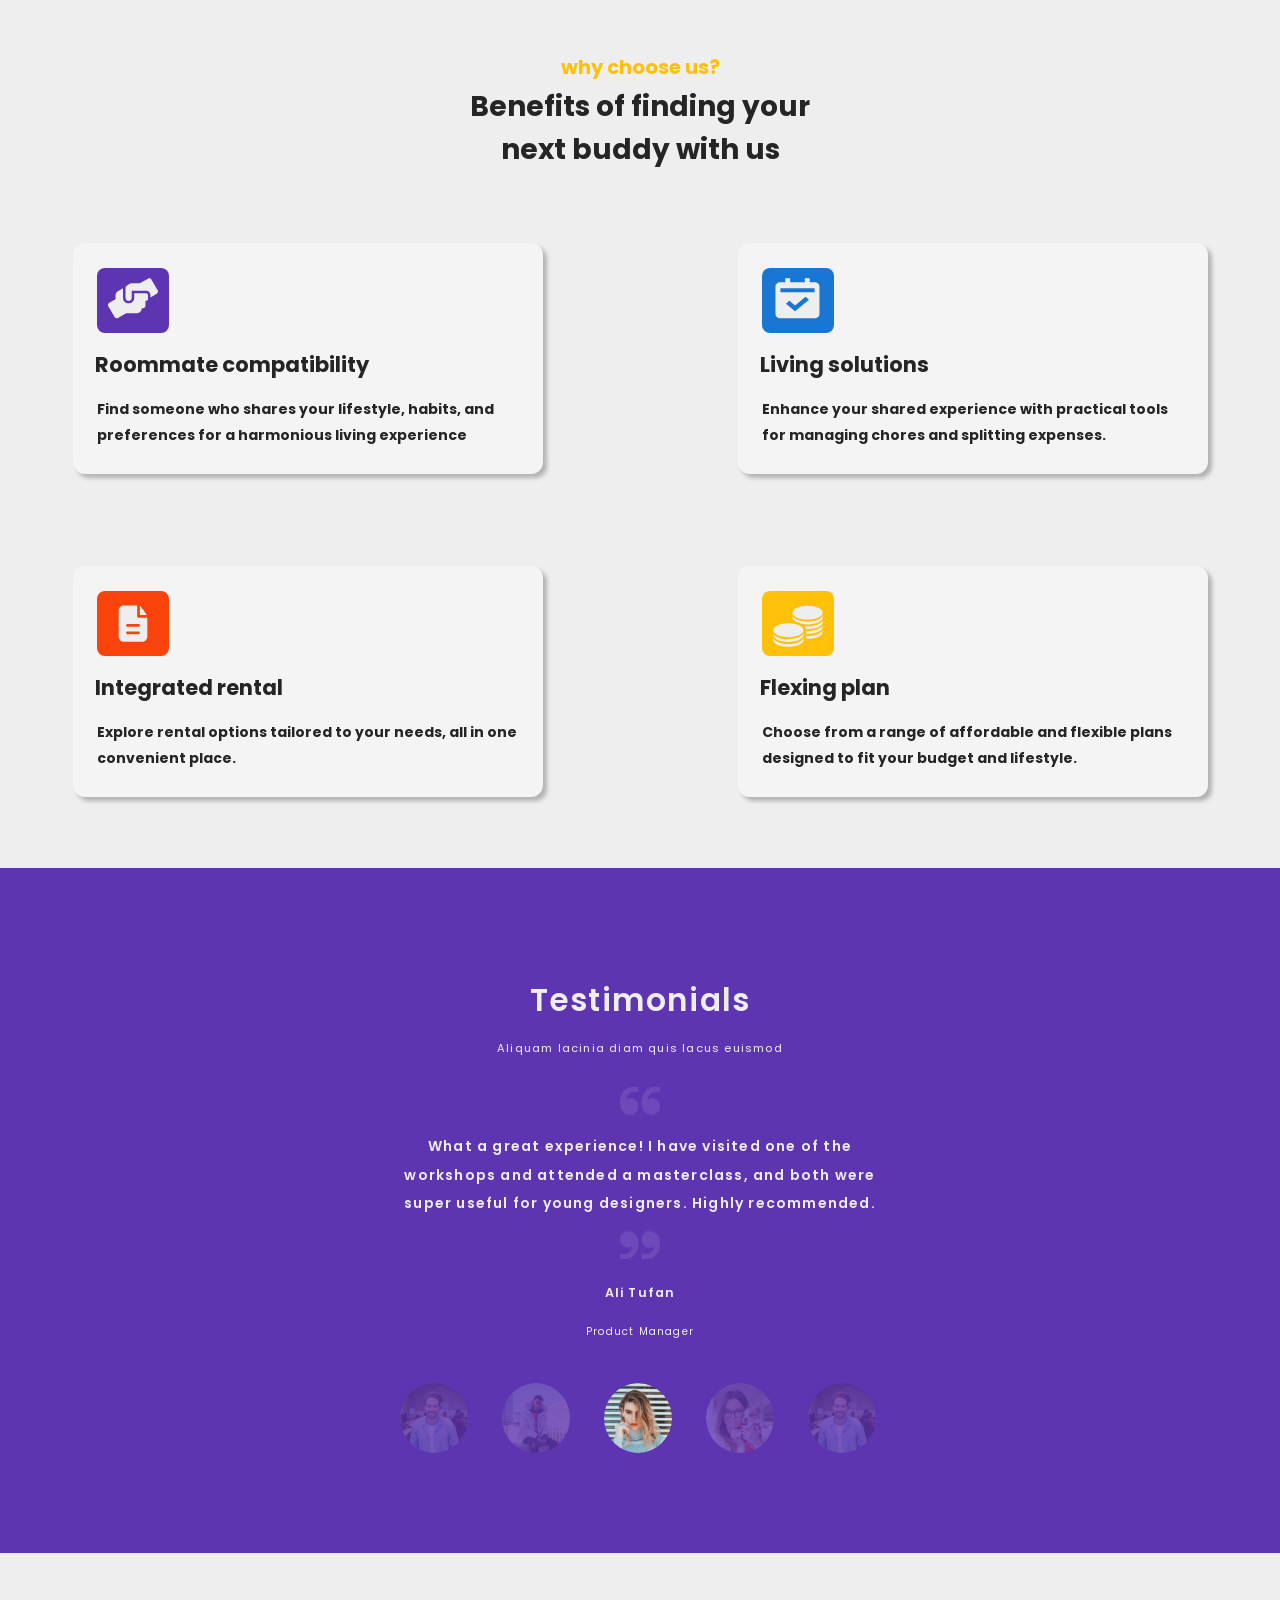
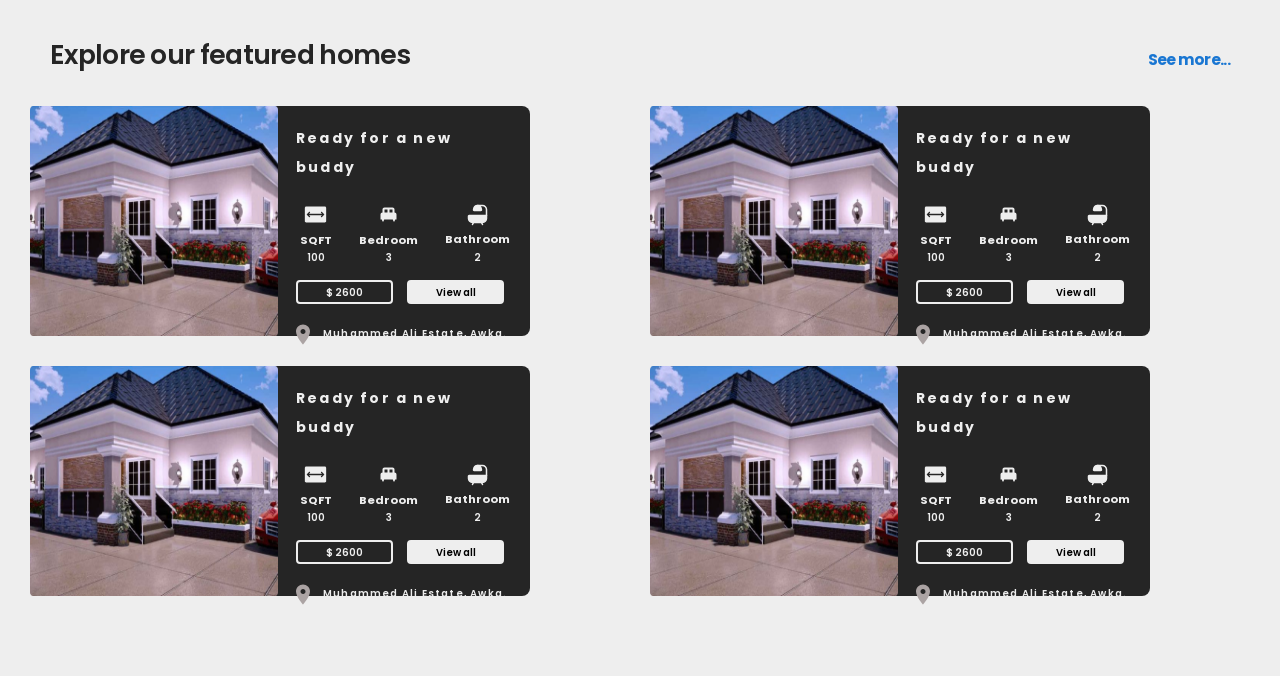
<file: index.html>
<!DOCTYPE html>
<html lang="en">
<head>
    <meta charset="UTF-8">
    <meta name="viewport" content="width=device-width, initial-scale=1.0">
    <title>Rent Buddy</title>
    <!--__________ CSS LINKING __________-->
    <link rel="stylesheet" href="styles/style.css">
    <!--__________ END OF CSS LINKING __________-->
</head>

<body>
    <!--__________ ABOUT SECTION __________-->
    <section class="about-container">

        <!---------- about heading ---------->
        <div class="text-content">
            <p class="heading">why choose us?</p>
            <h3>Benefits of finding your next buddy with us</h3>
        </div>

        <!---------- about features ---------->
        <div class="about-features-container">
            <div class="features">
                <div id="hand-shake">
                    <svg width="50" height="41" class="about-icons" viewBox="0 0 73 59" fill="none" xmlns="http://www.w3.org/2000/svg">
                        <path d="M55.6346 21.8855H38.3066V28.2695C38.3066 32.7953 34.6244 36.4775 30.0986 36.4775C25.5728 36.4775 21.8906 32.7953 21.8906 28.2695V14.4071L14.492 18.8531C12.2918 20.1641 10.9466 22.5467 10.9466 25.1003V30.4925L1.8266 35.7593C0.0824001 36.7625 -0.5218 38.9969 0.4928 40.7411L9.6128 56.5415C10.616 58.2857 12.8504 58.8785 14.5946 57.8753L26.3822 51.0695H41.9546C45.9788 51.0695 49.2506 47.7977 49.2506 43.7735H51.0746C53.0924 43.7735 54.7226 42.1433 54.7226 40.1255V32.8295H55.6346C57.1508 32.8295 58.3706 31.6097 58.3706 30.0935V24.6215C58.3706 23.1053 57.1508 21.8855 55.6346 21.8855ZM72.4724 17.6219L63.3524 1.82153C62.3492 0.0773339 60.1148 -0.515466 58.3706 0.487734L46.583 7.29353H34.9322C33.5642 7.29353 32.2304 7.68113 31.0676 8.39933L27.2486 10.7819C26.177 11.4431 25.5386 12.6173 25.5386 13.8713V28.2695C25.5386 30.7889 27.5792 32.8295 30.0986 32.8295C32.618 32.8295 34.6586 30.7889 34.6586 28.2695V18.2375H55.6346C59.1572 18.2375 62.0186 21.0989 62.0186 24.6215V27.8705L71.1386 22.6037C72.8828 21.5891 73.4756 19.3661 72.4724 17.6219Z" fill="#EEEEEE"/>
                    </svg>                         
                </div>             
                <h3>Roommate compatibility</h3>
                <article class="discription">Find someone who shares your lifestyle, habits, and preferences for a harmonious living experience </article>
            </div>

            <div class="features">
               <div id="todo">
                    <svg width="45" height="41" class="about-icons" viewBox="0 0 55 51" fill="none" xmlns="http://www.w3.org/2000/svg">
                        <path d="M6.20012 50.1802H48.7601C52.1132 50.1802 54.8401 47.9377 54.8401 45.1802V10.1802C54.8401 7.42268 52.1132 5.18018 48.7601 5.18018H42.6801V0.180176H36.6001V5.18018H18.3601V0.180176H12.2801V5.18018H6.20012C2.847 5.18018 0.120117 7.42268 0.120117 10.1802V45.1802C0.120117 47.9377 2.847 50.1802 6.20012 50.1802ZM24.4401 41.2152L13.1708 31.9477L17.4694 28.4127L24.4401 34.1452L37.4908 23.4127L41.7894 26.9477L24.4401 41.2152ZM6.20012 12.6802H48.7601V17.6802H6.20012V12.6802Z" fill="#EEEEEE"/>
                    </svg>
                </div>                    
                <h3>Living solutions</h3>
                <article class="discription">Enhance your shared experience with practical tools for managing chores and  splitting expenses.</article>
            </div>

            <div class="features">
                <div id="note">
                    <svg width="50" height="45" class="about-icons" viewBox="0 0 73 74" fill="none" xmlns="http://www.w3.org/2000/svg">
                        <path fill-rule="evenodd" clip-rule="evenodd" d="M43.3199 8.30004C43.3199 8.09847 43.2399 7.90517 43.0973 7.76264C42.9548 7.62011 42.7615 7.54004 42.5599 7.54004H21.2799C19.0627 7.54004 16.9363 8.42082 15.3685 9.98863C13.8007 11.5564 12.9199 13.6828 12.9199 15.9V58.46C12.9199 60.6772 13.8007 62.8036 15.3685 64.3715C16.9363 65.9393 19.0627 66.82 21.2799 66.82H51.6799C53.8971 66.82 56.0235 65.9393 57.5913 64.3715C59.1591 62.8036 60.0399 60.6772 60.0399 58.46V28.5069C60.0399 28.3054 59.9599 28.112 59.8173 27.9695C59.6748 27.827 59.4815 27.7469 59.2799 27.7469H45.5999C44.9952 27.7469 44.4153 27.5067 43.9877 27.0791C43.5601 26.6515 43.3199 26.0716 43.3199 25.4669V8.30004ZM45.5999 37.94C46.2046 37.94 46.7845 38.1803 47.2121 38.6078C47.6397 39.0354 47.8799 39.6153 47.8799 40.22C47.8799 40.8247 47.6397 41.4047 47.2121 41.8322C46.7845 42.2598 46.2046 42.5 45.5999 42.5H27.3599C26.7552 42.5 26.1753 42.2598 25.7477 41.8322C25.3201 41.4047 25.0799 40.8247 25.0799 40.22C25.0799 39.6153 25.3201 39.0354 25.7477 38.6078C26.1753 38.1803 26.7552 37.94 27.3599 37.94H45.5999ZM45.5999 50.1C46.2046 50.1 46.7845 50.3403 47.2121 50.7678C47.6397 51.1954 47.8799 51.7753 47.8799 52.38C47.8799 52.9847 47.6397 53.5647 47.2121 53.9922C46.7845 54.4198 46.2046 54.66 45.5999 54.66H27.3599C26.7552 54.66 26.1753 54.4198 25.7477 53.9922C25.3201 53.5647 25.0799 52.9847 25.0799 52.38C25.0799 51.7753 25.3201 51.1954 25.7477 50.7678C26.1753 50.3403 26.7552 50.1 27.3599 50.1H45.5999Z" fill="#EEEEEE"/>
                        <path d="M47.8809 9.28534C47.8809 8.72598 48.4676 8.3703 48.9023 8.7199C49.2712 9.01782 49.5985 9.36438 49.8842 9.75958L59.0437 22.5185C59.2505 22.8103 59.0255 23.1873 58.6668 23.1873H48.6409C48.4393 23.1873 48.246 23.1072 48.1035 22.9647C47.9609 22.8221 47.8809 22.6288 47.8809 22.4273V9.28534Z" fill="#EEEEEE"/>
                    </svg>
                </div>
                <h3>Integrated rental</h3>
                <article class="discription">Explore rental options tailored to your needs, all in one convenient place.</article>
            </div>

            <div class="features">
                <div id="coin">
                    <svg width="50" height="51" class="about-icons" viewBox="0 0 73 61" fill="none" xmlns="http://www.w3.org/2000/svg">
                        <path d="M50.5104 0.182517C38.4019 0.182517 28.586 4.69902 28.586 10.2785C28.586 15.858 38.4047 20.3769 50.5104 20.3769C62.619 20.3769 72.4349 15.858 72.4349 10.2785C72.4349 4.69902 62.6162 0.182517 50.5104 0.182517ZM72.4349 13.2778C72.4293 18.8573 62.619 23.3761 50.5104 23.3761C38.4356 23.3761 28.6421 18.9065 28.586 13.3527V17.3026C28.586 19.6861 30.4156 21.8683 33.4125 23.5962C36.4432 24.2846 39.1427 25.2399 41.3904 26.448C44.1769 27.0381 47.2413 27.3986 50.5104 27.3986C62.619 27.3986 72.4349 22.8821 72.4349 17.3026V13.2778ZM72.4349 20.3019C72.4349 25.8814 62.619 30.4003 50.5104 30.4003C49.0372 30.4003 47.6061 30.309 46.2142 30.1802C47.3125 31.4144 48.0618 32.84 48.4058 34.3502C49.1046 34.3829 49.7949 34.4227 50.5104 34.4227C62.619 34.4227 72.4349 29.9062 72.4349 24.3267V20.3019ZM22.4489 25.9353C10.3403 25.9353 0.524414 30.4541 0.524414 36.0336C0.524414 41.6131 10.3431 46.1319 22.4489 46.1319C34.5574 46.1319 44.3734 41.6131 44.3734 36.0336C44.3734 30.4541 34.5546 25.9353 22.4489 25.9353ZM72.4349 27.326C72.4293 32.9055 62.619 37.4244 50.5104 37.4244C49.8061 37.4244 49.0933 37.3822 48.4058 37.3495C48.375 37.5251 48.3581 37.7592 48.3188 37.9348C48.4591 38.2883 48.5798 38.6372 48.5798 39.0352V41.3766C49.2168 41.4024 49.8566 41.4469 50.5104 41.4469C62.619 41.4469 72.4349 36.9304 72.4349 31.3509V27.326ZM72.4349 34.3502C72.4293 39.9296 62.619 44.4485 50.5104 44.4485C49.8061 44.4485 49.0933 44.4064 48.4058 44.3736C48.375 44.5492 48.3581 44.7833 48.3188 44.9589C48.4591 45.3101 48.5798 45.6613 48.5798 46.0594V48.4007C49.2168 48.4265 49.8566 48.471 50.5104 48.471C62.619 48.471 72.4349 43.9545 72.4349 38.375V34.3502ZM44.3734 39.0329C44.3678 44.6124 34.5574 49.1312 22.4489 49.1312C10.374 49.1312 0.580537 44.6616 0.524414 39.1055V43.0577C0.524414 48.6372 10.3375 53.1561 22.4489 53.1561C34.5603 53.1561 44.3734 48.6372 44.3734 43.0577V39.0329ZM44.3734 46.057C44.3678 51.6365 34.5574 56.1554 22.4489 56.1554C10.374 56.1554 0.580537 51.6857 0.524414 46.1296V50.0818C0.524414 55.6613 10.3375 60.1802 22.4489 60.1802C34.5603 60.1802 44.3734 55.6613 44.3734 50.0818V46.057Z" fill="#EEEEEE"/>
                    </svg>                        
                </div>
                <h3>Flexing plan</h3>
                <article class="discription">Choose from a range of affordable and flexible plans designed to fit your budget and lifestyle.</article>
            </div>
        </div>
    </section>
    <!--__________ END OF ABOUT SECTION __________-->


    <!--__________ TESTIMONIAL SECTION __________-->
     <section class="testimonial-container">

        <h3>Testimonials</h3>
        
        <h6 class="testimonial-text">Aliquam lacinia diam quis lacus euismod</h6>

        <div class="quote">
            <svg width="40" height="34" class="quote-icon" viewBox="0 0 60 44" fill="none" xmlns="http://www.w3.org/2000/svg" xmlns:xlink="http://www.w3.org/1999/xlink">
                <rect width="60" height="43" transform="translate(0 0.600098)" fill="url(#pattern0_165_547)"/>
                <defs>
                <pattern id="pattern0_165_547" patternContentUnits="objectBoundingBox" width="1" height="1">
                <use xlink:href="#image0_165_547" transform="scale(0.0166667 0.0232558)"/>
                </pattern>
                <image id="image0_165_547" width="60" height="43" xlink:href="[data-uri]"/>
                </defs>
            </svg>                
        </div>

        <div class="description">
            What a great experience! I have visited one of the workshops and
            attended a masterclass, and both were super useful for young
            designers. Highly recommended.
        </div>

        <div class="quote">
            <svg width="40" height="34" class="quote-icon" id="quote-iconII" viewBox="0 0 60 44" fill="none" xmlns="http://www.w3.org/2000/svg" xmlns:xlink="http://www.w3.org/1999/xlink">
                <rect width="60" height="43" transform="translate(0 0.600098)" fill="url(#pattern0_165_547)"/>
                <defs>
                <pattern id="pattern0_165_547" patternContentUnits="objectBoundingBox" width="1" height="1">
                <use xlink:href="#image0_165_547" transform="scale(0.0166667 0.0232558)"/>
                </pattern>
                <image id="image0_165_547" width="60" height="43" xlink:href="[data-uri]"/>
                </defs>
            </svg>                
        </div>
        
        <h5>Ali Tufan</h5>
        <h6 class="job-title">Product Manager</h6>

        <div class="testimonial-img-container">
            <div class="avarta shade">
                <img src="img/m8.jpg.png" alt="">
            </div>
            <div class="avarta shade">
                <img src="img/m6.jpg.png" alt="">
            </div>
            <div class="avarta">
                <img src="img/m5.jpg.png" alt="">
            </div>
            <div class="avarta shade">
                <img src="img/m10.jpg.png" alt="">
            </div>
            <div class="avarta shade">
                <img src="img/m8.jpg.png" alt="">
            </div>
        </div>
     </section>
     <!--__________ END OF TESTIMONIAL SECTION __________-->


     <!--__________ EXPLORE SECTION __________-->
     <section class="explore-features">
        
        <div class="explore-features-container">
            <div class="explore-text">
                <div>
                    <h3>Explore our featured homes</h3>
                </div>
                <div>
                    <a href="#">See more...</a>
                </div>
            </div>
    
            <div class="explore-home">
                <div class="home-container">
                    <div class="home">
                        <img src="img/appartment.png" alt="appartment">
                    </div>
                    <div class="home-features">
                        <div class="sub-home-features">
                            <h6>Ready for a new buddy</h6>
    
                            <div class="home-features-icons">
                                <div class="one">
                                    <svg width="25" height="25" viewBox="0 0 25 25" fill="none" xmlns="http://www.w3.org/2000/svg">
                                        <path d="M21.834 4.5H3.16732C2.8137 4.5 2.47456 4.64048 2.22451 4.89052C1.97446 5.14057 1.83398 5.47971 1.83398 5.83333V19.1667C1.83398 19.5203 1.97446 19.8594 2.22451 20.1095C2.47456 20.3595 2.8137 20.5 3.16732 20.5H21.834C22.1876 20.5 22.5267 20.3595 22.7768 20.1095C23.0268 19.8594 23.1673 19.5203 23.1673 19.1667V5.83333C23.1673 5.47971 23.0268 5.14057 22.7768 4.89052C22.5267 4.64048 22.1876 4.5 21.834 4.5ZM19.014 15.0867C18.9518 15.1537 18.8765 15.2072 18.7928 15.2439C18.7091 15.2806 18.6187 15.2997 18.5273 15.3C18.3589 15.2994 18.1969 15.2351 18.074 15.12C17.9444 15.0005 17.8674 14.8344 17.8599 14.6583C17.8524 14.4821 17.915 14.3101 18.034 14.18L18.974 13.1667H6.02732L6.96732 14.18C7.08632 14.3101 7.14892 14.4821 7.14143 14.6583C7.13393 14.8344 7.05694 15.0005 6.92732 15.12C6.81117 15.2291 6.65981 15.2929 6.50065 15.3C6.40924 15.2997 6.31887 15.2806 6.23514 15.2439C6.15142 15.2072 6.07614 15.1537 6.01398 15.0867L3.59398 12.5L5.98732 9.91333C6.10755 9.78338 6.27448 9.70651 6.45139 9.69963C6.6283 9.69275 6.80069 9.75643 6.93065 9.87667C7.06061 9.9969 7.13748 10.1638 7.14435 10.3407C7.15123 10.5176 7.08755 10.69 6.96732 10.82L6.02732 11.8333H18.974L18.034 10.82C17.9745 10.7557 17.9282 10.6802 17.8978 10.598C17.8674 10.5157 17.8535 10.4283 17.8569 10.3407C17.8638 10.1638 17.9407 9.9969 18.0707 9.87667C18.2006 9.75643 18.373 9.69275 18.5499 9.69963C18.7268 9.70651 18.8938 9.78338 19.014 9.91333L21.4073 12.5L19.014 15.0867Z" fill="#EEEEEE"/>
                                    </svg> 
                                    <p class="text-description">SQFT</p>                                   
                                    <p class="quantity">100</p>
                                </div>
    
                                <div class="two">
                                    <svg width="25" height="25" viewBox="0 0 25 25" fill="none" xmlns="http://www.w3.org/2000/svg">
                                        <path d="M18.5 10.5V7.5C18.5 6.96957 18.2893 6.46086 17.9142 6.08579C17.5391 5.71071 17.0304 5.5 16.5 5.5H8.5C7.96957 5.5 7.46086 5.71071 7.08579 6.08579C6.71071 6.46086 6.5 6.96957 6.5 7.5V10.5C5.96957 10.5 5.46086 10.7107 5.08579 11.0858C4.71071 11.4609 4.5 11.9696 4.5 12.5V17.5H5.83L6.5 19.5H7.5L8.17 17.5H16.83L17.5 19.5H18.5L19.17 17.5H20.5V12.5C20.5 11.9696 20.2893 11.4609 19.9142 11.0858C19.5391 10.7107 19.0304 10.5 18.5 10.5ZM11.5 10.5H8.5V7.5H11.5M16.5 10.5H13.5V7.5H16.5V10.5Z" fill="#EEEEEE"/>
                                    </svg>                                    
                                    <p class="text-description">Bedroom</p>
                                    <p class="quantity">3</p>
                                </div>
    
                                <div class="two bathroom">
                                    <svg width="21" height="22" viewBox="0 0 21 22" fill="none" xmlns="http://www.w3.org/2000/svg">
                                        <path d="M19.5 11.5V14.5C19.5 15.5609 19.0786 16.5783 18.3284 17.3284C17.5783 18.0786 16.5609 18.5 15.5 18.5H5.5C4.43913 18.5 3.42172 18.0786 2.67157 17.3284C1.92143 16.5783 1.5 15.5609 1.5 14.5V12.1C1.5 11.9409 1.56321 11.7883 1.67574 11.6757C1.78826 11.5632 1.94087 11.5 2.1 11.5H19.5Z" fill="#EEEEEE" stroke="#EEEEEE" stroke-width="1.5" stroke-linecap="round" stroke-linejoin="round"/>
                                        <path d="M14.5 18.5L15.5 20.5M6.5 18.5L5.5 20.5M19.5 11.5V5.5C19.5 4.43913 19.0786 3.42172 18.3284 2.67157C17.5783 1.92143 16.5609 1.5 15.5 1.5H10.5" stroke="#EEEEEE" stroke-width="1.5" stroke-linecap="round" stroke-linejoin="round"/>
                                        <path d="M13.9004 6.5H7.10039C6.76939 6.5 6.50439 6.232 6.54039 5.902C6.68639 4.575 7.36339 1.5 10.5004 1.5C13.6374 1.5 14.3144 4.575 14.4604 5.902C14.4964 6.232 14.2314 6.5 13.9004 6.5Z" fill="#EEEEEE" stroke="#EEEEEE" stroke-width="1.5" stroke-linecap="round" stroke-linejoin="round"/>
                                    </svg>                                    
                                    <p class="text-description">Bathroom</p>
                                    <p class="quantity">2</p>
                                </div>
                            </div>
    
                            <div class="more-home-features">
                                <div class="cost">
                                    <p>$ 2600</p>
                                </div>
                                <button class="view-all">View all</button>
                            </div>
    
                            <div class="address">
                                <div id="location">
                                    <svg width="14" height="21" viewBox="0 0 14 21" fill="none" xmlns="http://www.w3.org/2000/svg">
                                        <path d="M7 10C6.33696 10 5.70107 9.73661 5.23223 9.26777C4.76339 8.79893 4.5 8.16304 4.5 7.5C4.5 6.83696 4.76339 6.20107 5.23223 5.73223C5.70107 5.26339 6.33696 5 7 5C7.66304 5 8.29893 5.26339 8.76777 5.73223C9.23661 6.20107 9.5 6.83696 9.5 7.5C9.5 7.8283 9.43534 8.15339 9.3097 8.45671C9.18406 8.76002 8.99991 9.03562 8.76777 9.26777C8.53562 9.49991 8.26002 9.68406 7.95671 9.8097C7.65339 9.93534 7.3283 10 7 10ZM7 0.5C5.14348 0.5 3.36301 1.2375 2.05025 2.55025C0.737498 3.86301 0 5.64348 0 7.5C0 12.75 7 20.5 7 20.5C7 20.5 14 12.75 14 7.5C14 5.64348 13.2625 3.86301 11.9497 2.55025C10.637 1.2375 8.85652 0.5 7 0.5Z" fill="#ABA3A3"/>
                                    </svg>                                    
                                </div>
                                <div class="house-number">
                                    Muhammed Ali Estate, Awka.
                                </div>
                            </div>
                        </div>
                    </div>
                </div>
                <div class="home-container home-container-right">
                    <div class="home">
                        <img src="img/appartment.png" alt="appartment">
                    </div>
                    <div class="home-features">
                        <div class="sub-home-features">
                            <h6>Ready for a new buddy</h6>
    
                            <div class="home-features-icons">
                                <div class="one">
                                    <svg width="25" height="25" viewBox="0 0 25 25" fill="none" xmlns="http://www.w3.org/2000/svg">
                                        <path d="M21.834 4.5H3.16732C2.8137 4.5 2.47456 4.64048 2.22451 4.89052C1.97446 5.14057 1.83398 5.47971 1.83398 5.83333V19.1667C1.83398 19.5203 1.97446 19.8594 2.22451 20.1095C2.47456 20.3595 2.8137 20.5 3.16732 20.5H21.834C22.1876 20.5 22.5267 20.3595 22.7768 20.1095C23.0268 19.8594 23.1673 19.5203 23.1673 19.1667V5.83333C23.1673 5.47971 23.0268 5.14057 22.7768 4.89052C22.5267 4.64048 22.1876 4.5 21.834 4.5ZM19.014 15.0867C18.9518 15.1537 18.8765 15.2072 18.7928 15.2439C18.7091 15.2806 18.6187 15.2997 18.5273 15.3C18.3589 15.2994 18.1969 15.2351 18.074 15.12C17.9444 15.0005 17.8674 14.8344 17.8599 14.6583C17.8524 14.4821 17.915 14.3101 18.034 14.18L18.974 13.1667H6.02732L6.96732 14.18C7.08632 14.3101 7.14892 14.4821 7.14143 14.6583C7.13393 14.8344 7.05694 15.0005 6.92732 15.12C6.81117 15.2291 6.65981 15.2929 6.50065 15.3C6.40924 15.2997 6.31887 15.2806 6.23514 15.2439C6.15142 15.2072 6.07614 15.1537 6.01398 15.0867L3.59398 12.5L5.98732 9.91333C6.10755 9.78338 6.27448 9.70651 6.45139 9.69963C6.6283 9.69275 6.80069 9.75643 6.93065 9.87667C7.06061 9.9969 7.13748 10.1638 7.14435 10.3407C7.15123 10.5176 7.08755 10.69 6.96732 10.82L6.02732 11.8333H18.974L18.034 10.82C17.9745 10.7557 17.9282 10.6802 17.8978 10.598C17.8674 10.5157 17.8535 10.4283 17.8569 10.3407C17.8638 10.1638 17.9407 9.9969 18.0707 9.87667C18.2006 9.75643 18.373 9.69275 18.5499 9.69963C18.7268 9.70651 18.8938 9.78338 19.014 9.91333L21.4073 12.5L19.014 15.0867Z" fill="#EEEEEE"/>
                                    </svg> 
                                    <p class="text-description">SQFT</p>                                   
                                    <p class="quantity">100</p>
                                </div>
    
                                <div class="two">
                                    <svg width="25" height="25" viewBox="0 0 25 25" fill="none" xmlns="http://www.w3.org/2000/svg">
                                        <path d="M18.5 10.5V7.5C18.5 6.96957 18.2893 6.46086 17.9142 6.08579C17.5391 5.71071 17.0304 5.5 16.5 5.5H8.5C7.96957 5.5 7.46086 5.71071 7.08579 6.08579C6.71071 6.46086 6.5 6.96957 6.5 7.5V10.5C5.96957 10.5 5.46086 10.7107 5.08579 11.0858C4.71071 11.4609 4.5 11.9696 4.5 12.5V17.5H5.83L6.5 19.5H7.5L8.17 17.5H16.83L17.5 19.5H18.5L19.17 17.5H20.5V12.5C20.5 11.9696 20.2893 11.4609 19.9142 11.0858C19.5391 10.7107 19.0304 10.5 18.5 10.5ZM11.5 10.5H8.5V7.5H11.5M16.5 10.5H13.5V7.5H16.5V10.5Z" fill="#EEEEEE"/>
                                    </svg>                                    
                                    <p class="text-description">Bedroom</p>
                                    <p class="quantity">3</p>
                                </div>
    
                                <div class="two bathroom">
                                    <svg width="21" height="22" viewBox="0 0 21 22" fill="none" xmlns="http://www.w3.org/2000/svg">
                                        <path d="M19.5 11.5V14.5C19.5 15.5609 19.0786 16.5783 18.3284 17.3284C17.5783 18.0786 16.5609 18.5 15.5 18.5H5.5C4.43913 18.5 3.42172 18.0786 2.67157 17.3284C1.92143 16.5783 1.5 15.5609 1.5 14.5V12.1C1.5 11.9409 1.56321 11.7883 1.67574 11.6757C1.78826 11.5632 1.94087 11.5 2.1 11.5H19.5Z" fill="#EEEEEE" stroke="#EEEEEE" stroke-width="1.5" stroke-linecap="round" stroke-linejoin="round"/>
                                        <path d="M14.5 18.5L15.5 20.5M6.5 18.5L5.5 20.5M19.5 11.5V5.5C19.5 4.43913 19.0786 3.42172 18.3284 2.67157C17.5783 1.92143 16.5609 1.5 15.5 1.5H10.5" stroke="#EEEEEE" stroke-width="1.5" stroke-linecap="round" stroke-linejoin="round"/>
                                        <path d="M13.9004 6.5H7.10039C6.76939 6.5 6.50439 6.232 6.54039 5.902C6.68639 4.575 7.36339 1.5 10.5004 1.5C13.6374 1.5 14.3144 4.575 14.4604 5.902C14.4964 6.232 14.2314 6.5 13.9004 6.5Z" fill="#EEEEEE" stroke="#EEEEEE" stroke-width="1.5" stroke-linecap="round" stroke-linejoin="round"/>
                                    </svg>                                    
                                    <p class="text-description">Bathroom</p>
                                    <p class="quantity">2</p>
                                </div>
                            </div>
    
                            <div class="more-home-features">
                                <div class="cost">
                                    <p>$ 2600</p>
                                </div>
                                <button class="view-all">View all</button>
                            </div>
    
                            <div class="address">
                                <div id="location">
                                    <svg width="14" height="21" viewBox="0 0 14 21" fill="none" xmlns="http://www.w3.org/2000/svg">
                                        <path d="M7 10C6.33696 10 5.70107 9.73661 5.23223 9.26777C4.76339 8.79893 4.5 8.16304 4.5 7.5C4.5 6.83696 4.76339 6.20107 5.23223 5.73223C5.70107 5.26339 6.33696 5 7 5C7.66304 5 8.29893 5.26339 8.76777 5.73223C9.23661 6.20107 9.5 6.83696 9.5 7.5C9.5 7.8283 9.43534 8.15339 9.3097 8.45671C9.18406 8.76002 8.99991 9.03562 8.76777 9.26777C8.53562 9.49991 8.26002 9.68406 7.95671 9.8097C7.65339 9.93534 7.3283 10 7 10ZM7 0.5C5.14348 0.5 3.36301 1.2375 2.05025 2.55025C0.737498 3.86301 0 5.64348 0 7.5C0 12.75 7 20.5 7 20.5C7 20.5 14 12.75 14 7.5C14 5.64348 13.2625 3.86301 11.9497 2.55025C10.637 1.2375 8.85652 0.5 7 0.5Z" fill="#ABA3A3"/>
                                    </svg>                                    
                                </div>
                                <div class="house-number">
                                    Muhammed Ali Estate, Awka.
                                </div>
                            </div>
                        </div>
                    </div>
                </div>
                <div class="home-container">
                    <div class="home">
                        <img src="img/appartment.png" alt="appartment">
                    </div>
                    <div class="home-features">
                        <div class="sub-home-features">
                            <h6>Ready for a new buddy</h6>
    
                            <div class="home-features-icons">
                                <div class="one">
                                    <svg width="25" height="25" viewBox="0 0 25 25" fill="none" xmlns="http://www.w3.org/2000/svg">
                                        <path d="M21.834 4.5H3.16732C2.8137 4.5 2.47456 4.64048 2.22451 4.89052C1.97446 5.14057 1.83398 5.47971 1.83398 5.83333V19.1667C1.83398 19.5203 1.97446 19.8594 2.22451 20.1095C2.47456 20.3595 2.8137 20.5 3.16732 20.5H21.834C22.1876 20.5 22.5267 20.3595 22.7768 20.1095C23.0268 19.8594 23.1673 19.5203 23.1673 19.1667V5.83333C23.1673 5.47971 23.0268 5.14057 22.7768 4.89052C22.5267 4.64048 22.1876 4.5 21.834 4.5ZM19.014 15.0867C18.9518 15.1537 18.8765 15.2072 18.7928 15.2439C18.7091 15.2806 18.6187 15.2997 18.5273 15.3C18.3589 15.2994 18.1969 15.2351 18.074 15.12C17.9444 15.0005 17.8674 14.8344 17.8599 14.6583C17.8524 14.4821 17.915 14.3101 18.034 14.18L18.974 13.1667H6.02732L6.96732 14.18C7.08632 14.3101 7.14892 14.4821 7.14143 14.6583C7.13393 14.8344 7.05694 15.0005 6.92732 15.12C6.81117 15.2291 6.65981 15.2929 6.50065 15.3C6.40924 15.2997 6.31887 15.2806 6.23514 15.2439C6.15142 15.2072 6.07614 15.1537 6.01398 15.0867L3.59398 12.5L5.98732 9.91333C6.10755 9.78338 6.27448 9.70651 6.45139 9.69963C6.6283 9.69275 6.80069 9.75643 6.93065 9.87667C7.06061 9.9969 7.13748 10.1638 7.14435 10.3407C7.15123 10.5176 7.08755 10.69 6.96732 10.82L6.02732 11.8333H18.974L18.034 10.82C17.9745 10.7557 17.9282 10.6802 17.8978 10.598C17.8674 10.5157 17.8535 10.4283 17.8569 10.3407C17.8638 10.1638 17.9407 9.9969 18.0707 9.87667C18.2006 9.75643 18.373 9.69275 18.5499 9.69963C18.7268 9.70651 18.8938 9.78338 19.014 9.91333L21.4073 12.5L19.014 15.0867Z" fill="#EEEEEE"/>
                                    </svg> 
                                    <p class="text-description">SQFT</p>                                   
                                    <p class="quantity">100</p>
                                </div>
    
                                <div class="two">
                                    <svg width="25" height="25" viewBox="0 0 25 25" fill="none" xmlns="http://www.w3.org/2000/svg">
                                        <path d="M18.5 10.5V7.5C18.5 6.96957 18.2893 6.46086 17.9142 6.08579C17.5391 5.71071 17.0304 5.5 16.5 5.5H8.5C7.96957 5.5 7.46086 5.71071 7.08579 6.08579C6.71071 6.46086 6.5 6.96957 6.5 7.5V10.5C5.96957 10.5 5.46086 10.7107 5.08579 11.0858C4.71071 11.4609 4.5 11.9696 4.5 12.5V17.5H5.83L6.5 19.5H7.5L8.17 17.5H16.83L17.5 19.5H18.5L19.17 17.5H20.5V12.5C20.5 11.9696 20.2893 11.4609 19.9142 11.0858C19.5391 10.7107 19.0304 10.5 18.5 10.5ZM11.5 10.5H8.5V7.5H11.5M16.5 10.5H13.5V7.5H16.5V10.5Z" fill="#EEEEEE"/>
                                    </svg>                                    
                                    <p class="text-description">Bedroom</p>
                                    <p class="quantity">3</p>
                                </div>
    
                                <div class="two bathroom">
                                    <svg width="21" height="22" viewBox="0 0 21 22" fill="none" xmlns="http://www.w3.org/2000/svg">
                                        <path d="M19.5 11.5V14.5C19.5 15.5609 19.0786 16.5783 18.3284 17.3284C17.5783 18.0786 16.5609 18.5 15.5 18.5H5.5C4.43913 18.5 3.42172 18.0786 2.67157 17.3284C1.92143 16.5783 1.5 15.5609 1.5 14.5V12.1C1.5 11.9409 1.56321 11.7883 1.67574 11.6757C1.78826 11.5632 1.94087 11.5 2.1 11.5H19.5Z" fill="#EEEEEE" stroke="#EEEEEE" stroke-width="1.5" stroke-linecap="round" stroke-linejoin="round"/>
                                        <path d="M14.5 18.5L15.5 20.5M6.5 18.5L5.5 20.5M19.5 11.5V5.5C19.5 4.43913 19.0786 3.42172 18.3284 2.67157C17.5783 1.92143 16.5609 1.5 15.5 1.5H10.5" stroke="#EEEEEE" stroke-width="1.5" stroke-linecap="round" stroke-linejoin="round"/>
                                        <path d="M13.9004 6.5H7.10039C6.76939 6.5 6.50439 6.232 6.54039 5.902C6.68639 4.575 7.36339 1.5 10.5004 1.5C13.6374 1.5 14.3144 4.575 14.4604 5.902C14.4964 6.232 14.2314 6.5 13.9004 6.5Z" fill="#EEEEEE" stroke="#EEEEEE" stroke-width="1.5" stroke-linecap="round" stroke-linejoin="round"/>
                                    </svg>                                    
                                    <p class="text-description">Bathroom</p>
                                    <p class="quantity">2</p>
                                </div>
                            </div>
    
                            <div class="more-home-features">
                                <div class="cost">
                                    <p>$ 2600</p>
                                </div>
                                <button class="view-all">View all</button>
                            </div>
    
                            <div class="address">
                                <div id="location">
                                    <svg width="14" height="21" viewBox="0 0 14 21" fill="none" xmlns="http://www.w3.org/2000/svg">
                                        <path d="M7 10C6.33696 10 5.70107 9.73661 5.23223 9.26777C4.76339 8.79893 4.5 8.16304 4.5 7.5C4.5 6.83696 4.76339 6.20107 5.23223 5.73223C5.70107 5.26339 6.33696 5 7 5C7.66304 5 8.29893 5.26339 8.76777 5.73223C9.23661 6.20107 9.5 6.83696 9.5 7.5C9.5 7.8283 9.43534 8.15339 9.3097 8.45671C9.18406 8.76002 8.99991 9.03562 8.76777 9.26777C8.53562 9.49991 8.26002 9.68406 7.95671 9.8097C7.65339 9.93534 7.3283 10 7 10ZM7 0.5C5.14348 0.5 3.36301 1.2375 2.05025 2.55025C0.737498 3.86301 0 5.64348 0 7.5C0 12.75 7 20.5 7 20.5C7 20.5 14 12.75 14 7.5C14 5.64348 13.2625 3.86301 11.9497 2.55025C10.637 1.2375 8.85652 0.5 7 0.5Z" fill="#ABA3A3"/>
                                    </svg>                                    
                                </div>
                                <div class="house-number">
                                    Muhammed Ali Estate, Awka.
                                </div>
                            </div>
                        </div>
                    </div>
                </div>
                <div class="home-container home-container-right">
                    <div class="home">
                        <img src="img/appartment.png" alt="appartment">
                    </div>
                    <div class="home-features">
                        <div class="sub-home-features">
                            <h6>Ready for a new buddy</h6>
    
                            <div class="home-features-icons">
                                <div class="one">
                                    <svg width="25" height="25" viewBox="0 0 25 25" fill="none" xmlns="http://www.w3.org/2000/svg">
                                        <path d="M21.834 4.5H3.16732C2.8137 4.5 2.47456 4.64048 2.22451 4.89052C1.97446 5.14057 1.83398 5.47971 1.83398 5.83333V19.1667C1.83398 19.5203 1.97446 19.8594 2.22451 20.1095C2.47456 20.3595 2.8137 20.5 3.16732 20.5H21.834C22.1876 20.5 22.5267 20.3595 22.7768 20.1095C23.0268 19.8594 23.1673 19.5203 23.1673 19.1667V5.83333C23.1673 5.47971 23.0268 5.14057 22.7768 4.89052C22.5267 4.64048 22.1876 4.5 21.834 4.5ZM19.014 15.0867C18.9518 15.1537 18.8765 15.2072 18.7928 15.2439C18.7091 15.2806 18.6187 15.2997 18.5273 15.3C18.3589 15.2994 18.1969 15.2351 18.074 15.12C17.9444 15.0005 17.8674 14.8344 17.8599 14.6583C17.8524 14.4821 17.915 14.3101 18.034 14.18L18.974 13.1667H6.02732L6.96732 14.18C7.08632 14.3101 7.14892 14.4821 7.14143 14.6583C7.13393 14.8344 7.05694 15.0005 6.92732 15.12C6.81117 15.2291 6.65981 15.2929 6.50065 15.3C6.40924 15.2997 6.31887 15.2806 6.23514 15.2439C6.15142 15.2072 6.07614 15.1537 6.01398 15.0867L3.59398 12.5L5.98732 9.91333C6.10755 9.78338 6.27448 9.70651 6.45139 9.69963C6.6283 9.69275 6.80069 9.75643 6.93065 9.87667C7.06061 9.9969 7.13748 10.1638 7.14435 10.3407C7.15123 10.5176 7.08755 10.69 6.96732 10.82L6.02732 11.8333H18.974L18.034 10.82C17.9745 10.7557 17.9282 10.6802 17.8978 10.598C17.8674 10.5157 17.8535 10.4283 17.8569 10.3407C17.8638 10.1638 17.9407 9.9969 18.0707 9.87667C18.2006 9.75643 18.373 9.69275 18.5499 9.69963C18.7268 9.70651 18.8938 9.78338 19.014 9.91333L21.4073 12.5L19.014 15.0867Z" fill="#EEEEEE"/>
                                    </svg> 
                                    <p class="text-description">SQFT</p>                                   
                                    <p class="quantity">100</p>
                                </div>
    
                                <div class="two">
                                    <svg width="25" height="25" viewBox="0 0 25 25" fill="none" xmlns="http://www.w3.org/2000/svg">
                                        <path d="M18.5 10.5V7.5C18.5 6.96957 18.2893 6.46086 17.9142 6.08579C17.5391 5.71071 17.0304 5.5 16.5 5.5H8.5C7.96957 5.5 7.46086 5.71071 7.08579 6.08579C6.71071 6.46086 6.5 6.96957 6.5 7.5V10.5C5.96957 10.5 5.46086 10.7107 5.08579 11.0858C4.71071 11.4609 4.5 11.9696 4.5 12.5V17.5H5.83L6.5 19.5H7.5L8.17 17.5H16.83L17.5 19.5H18.5L19.17 17.5H20.5V12.5C20.5 11.9696 20.2893 11.4609 19.9142 11.0858C19.5391 10.7107 19.0304 10.5 18.5 10.5ZM11.5 10.5H8.5V7.5H11.5M16.5 10.5H13.5V7.5H16.5V10.5Z" fill="#EEEEEE"/>
                                    </svg>                                    
                                    <p class="text-description">Bedroom</p>
                                    <p class="quantity">3</p>
                                </div>
    
                                <div class="two bathroom">
                                    <svg width="21" height="22" viewBox="0 0 21 22" fill="none" xmlns="http://www.w3.org/2000/svg">
                                        <path d="M19.5 11.5V14.5C19.5 15.5609 19.0786 16.5783 18.3284 17.3284C17.5783 18.0786 16.5609 18.5 15.5 18.5H5.5C4.43913 18.5 3.42172 18.0786 2.67157 17.3284C1.92143 16.5783 1.5 15.5609 1.5 14.5V12.1C1.5 11.9409 1.56321 11.7883 1.67574 11.6757C1.78826 11.5632 1.94087 11.5 2.1 11.5H19.5Z" fill="#EEEEEE" stroke="#EEEEEE" stroke-width="1.5" stroke-linecap="round" stroke-linejoin="round"/>
                                        <path d="M14.5 18.5L15.5 20.5M6.5 18.5L5.5 20.5M19.5 11.5V5.5C19.5 4.43913 19.0786 3.42172 18.3284 2.67157C17.5783 1.92143 16.5609 1.5 15.5 1.5H10.5" stroke="#EEEEEE" stroke-width="1.5" stroke-linecap="round" stroke-linejoin="round"/>
                                        <path d="M13.9004 6.5H7.10039C6.76939 6.5 6.50439 6.232 6.54039 5.902C6.68639 4.575 7.36339 1.5 10.5004 1.5C13.6374 1.5 14.3144 4.575 14.4604 5.902C14.4964 6.232 14.2314 6.5 13.9004 6.5Z" fill="#EEEEEE" stroke="#EEEEEE" stroke-width="1.5" stroke-linecap="round" stroke-linejoin="round"/>
                                    </svg>                                    
                                    <p class="text-description">Bathroom</p>
                                    <p class="quantity">2</p>
                                </div>
                            </div>
    
                            <div class="more-home-features">
                                <div class="cost">
                                    <p>$ 2600</p>
                                </div>
                                <button class="view-all">View all</button>
                            </div>
    
                            <div class="address">
                                <div id="location">
                                    <svg width="14" height="21" viewBox="0 0 14 21" fill="none" xmlns="http://www.w3.org/2000/svg">
                                        <path d="M7 10C6.33696 10 5.70107 9.73661 5.23223 9.26777C4.76339 8.79893 4.5 8.16304 4.5 7.5C4.5 6.83696 4.76339 6.20107 5.23223 5.73223C5.70107 5.26339 6.33696 5 7 5C7.66304 5 8.29893 5.26339 8.76777 5.73223C9.23661 6.20107 9.5 6.83696 9.5 7.5C9.5 7.8283 9.43534 8.15339 9.3097 8.45671C9.18406 8.76002 8.99991 9.03562 8.76777 9.26777C8.53562 9.49991 8.26002 9.68406 7.95671 9.8097C7.65339 9.93534 7.3283 10 7 10ZM7 0.5C5.14348 0.5 3.36301 1.2375 2.05025 2.55025C0.737498 3.86301 0 5.64348 0 7.5C0 12.75 7 20.5 7 20.5C7 20.5 14 12.75 14 7.5C14 5.64348 13.2625 3.86301 11.9497 2.55025C10.637 1.2375 8.85652 0.5 7 0.5Z" fill="#ABA3A3"/>
                                    </svg>                                    
                                </div>
                                <div class="house-number">
                                    Muhammed Ali Estate, Awka.
                                </div>
                            </div>
                        </div>
                    </div>
                </div>
            </div>
        </div>
    
     </section>
     <!--__________ END OF EXPLORE SECTION __________-->
</body>
</html>
</file>
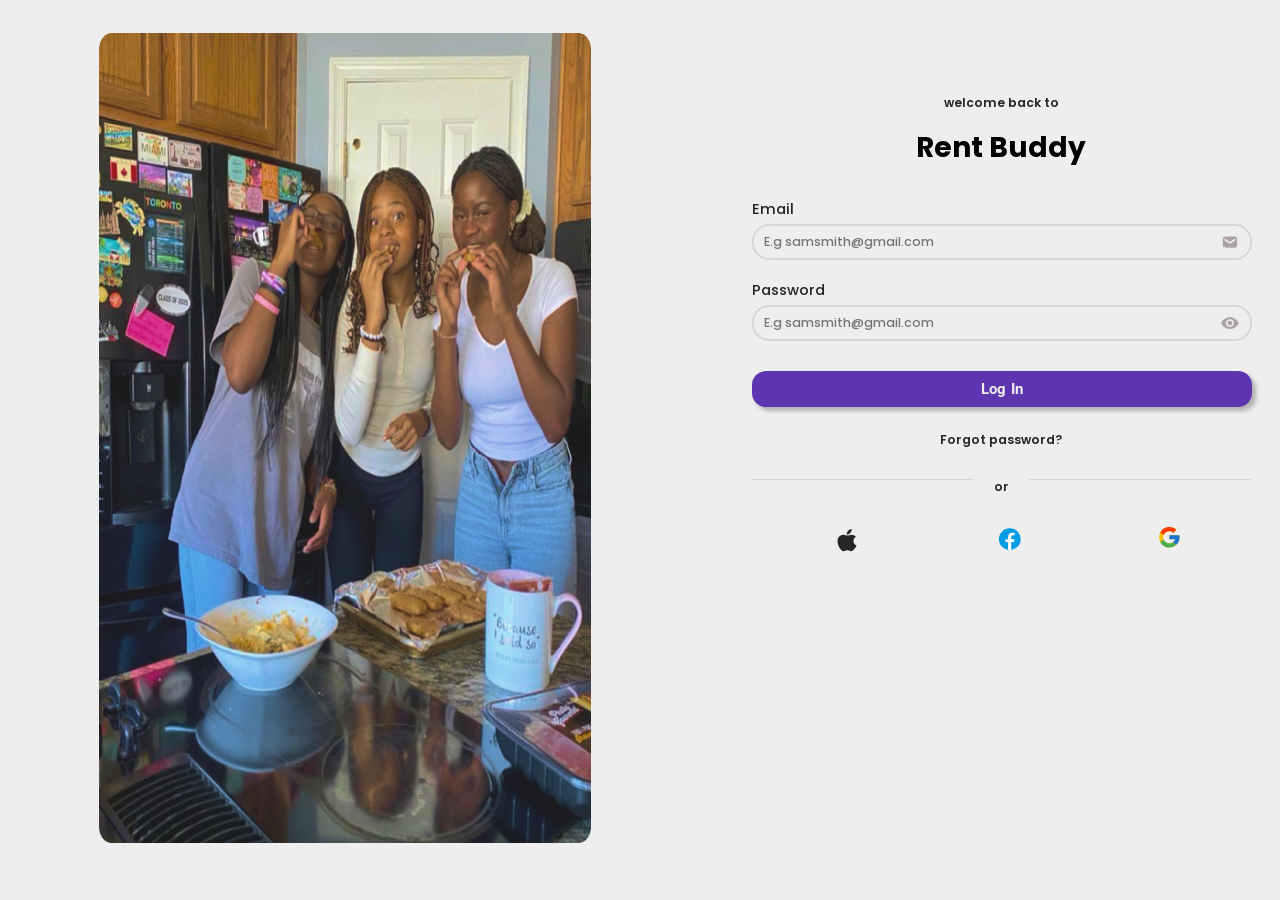
<file: login.html>
<!DOCTYPE html>
<html lang="en">
<head>
    <meta charset="UTF-8">
    <meta name="viewport" content="width=device-width, initial-scale=1.0">
    <title>Rent Buddy</title>
    <link rel="stylesheet" href="styles/login.css">
</head>
<body>
    <div class="container">
        <div class="img-container">
            <img src="img/login.png" alt="roommate-image">
        </div>
        <div class="login-details">
            <p>welcome back to</p>
            <h1>Rent Buddy</h1>
            
            <div class="login-form">
                <form action="#" method="post">
                    <div>
                        <label for="Email">Email</label>
                        <div class="input-field">
                            <input type="email" name="Email" placeholder="E.g samsmith@gmail.com">
                            <svg width="22" height="22" viewBox="0 0 30 30" fill="none" xmlns="http://www.w3.org/2000/svg">
                                <path fill-rule="evenodd" clip-rule="evenodd" d="M5.16964 7.88302C4.12207 8.9294 4.12207 10.6158 4.12207 13.9861V16.3697C4.12207 19.74 4.12207 21.4264 5.16964 22.4728C6.21602 23.5203 7.90239 23.5203 11.2727 23.5203H18.4234C21.7938 23.5203 23.4801 23.5203 24.5265 22.4728C25.5741 21.4264 25.5741 19.74 25.5741 16.3697V13.9861C25.5741 10.6158 25.5741 8.9294 24.5265 7.88302C23.4801 6.83545 21.7938 6.83545 18.4234 6.83545H11.2727C7.90239 6.83545 6.21602 6.83545 5.16964 7.88302ZM8.35884 10.611C8.09586 10.4356 7.77397 10.3718 7.46397 10.4337C7.15398 10.4956 6.88127 10.6781 6.70585 10.9411C6.53042 11.2041 6.46665 11.526 6.52856 11.836C6.59047 12.146 6.77299 12.4187 7.03597 12.5941L13.5264 16.9203C13.9178 17.1811 14.3777 17.3203 14.8481 17.3203C15.3185 17.3203 15.7783 17.1811 16.1698 16.9203L22.6602 12.5941C22.9232 12.4187 23.1057 12.146 23.1676 11.836C23.2295 11.526 23.1657 11.2041 22.9903 10.9411C22.8149 10.6781 22.5422 10.4956 22.2322 10.4337C21.9222 10.3718 21.6003 10.4356 21.3373 10.611L14.8481 14.9372L8.35884 10.611Z" fill="#ABA3A3"/>
                            </svg>                              
                        </div>
                    </div>
                    <div>
                        <label for="Password">Password</label>
                        <div class="input-field">
                            <input type="password" name="Password" placeholder="E.g samsmith@gmail.com">
                            <svg width="22" height="22" viewBox="0 0 30 30" fill="none" xmlns="http://www.w3.org/2000/svg">
                                <path d="M14.8478 11.6023C13.8996 11.6023 12.9902 11.9789 12.3197 12.6495C11.6492 13.32 11.2725 14.2294 11.2725 15.1776C11.2725 16.1258 11.6492 17.0352 12.3197 17.7057C12.9902 18.3762 13.8996 18.7529 14.8478 18.7529C15.7961 18.7529 16.7055 18.3762 17.376 17.7057C18.0465 17.0352 18.4232 16.1258 18.4232 15.1776C18.4232 14.2294 18.0465 13.32 17.376 12.6495C16.7055 11.9789 15.7961 11.6023 14.8478 11.6023ZM14.8478 21.1365C13.2674 21.1365 11.7518 20.5087 10.6343 19.3912C9.51676 18.2737 8.88895 16.758 8.88895 15.1776C8.88895 13.5972 9.51676 12.0815 10.6343 10.964C11.7518 9.84651 13.2674 9.2187 14.8478 9.2187C16.4282 9.2187 17.9439 9.84651 19.0614 10.964C20.1789 12.0815 20.8067 13.5972 20.8067 15.1776C20.8067 16.758 20.1789 18.2737 19.0614 19.3912C17.9439 20.5087 16.4282 21.1365 14.8478 21.1365ZM14.8478 6.23926C8.88895 6.23926 3.80006 9.94569 1.73828 15.1776C3.80006 20.4095 8.88895 24.1159 14.8478 24.1159C20.8067 24.1159 25.8956 20.4095 27.9574 15.1776C25.8956 9.94569 20.8067 6.23926 14.8478 6.23926Z" fill="#ABA3A3"/>
                            </svg>                                
                        </div>
                    </div>
                </form>

                <button type="submit">Log In</button>

                <p class="last-text">Forgot password?</p>

                <div class="line-container">
                    <div class="line"></div>
                    <p>or</p>
                    <div class="line"></div>
                </div>

                <div class="icons">
                    <a href="">
                        <svg width="30" height="30" viewBox="0 0 51 51" fill="none" xmlns="http://www.w3.org/2000/svg">
                            <path d="M41.7792 34.738C40.8928 36.6487 40.4685 37.5025 39.3324 39.1879C37.7441 41.5448 35.5008 44.4855 32.7341 44.5038C30.2747 44.5203 29.6419 42.9312 26.3033 42.9542C22.9657 42.9678 22.2674 44.5235 19.8039 44.4941C17.0393 44.4687 14.9249 41.8147 13.3433 39.4612C8.91769 32.853 8.46368 25.1151 11.211 20.9999C13.1544 18.0818 16.2259 16.3701 19.1061 16.3727C22.0405 16.3753 23.8827 17.9541 26.3077 17.9563C28.6639 17.9584 30.0999 16.3795 33.4936 16.3826C36.0603 16.3849 38.7726 17.7551 40.7073 20.1131C34.358 23.5052 35.3737 32.3614 41.7792 34.738Z" fill="#252525"/>
                            <path d="M31.3586 13.3312C32.6832 11.6897 33.6901 9.37081 33.3294 7.00798C31.174 7.14977 28.6489 8.48082 27.1731 10.2055C25.8351 11.7772 24.724 14.1116 25.1516 16.3724C27.5046 16.4464 29.9422 15.0924 31.3586 13.3312Z" fill="#252525"/>
                        </svg>     
                    </a>
                    <a href="">
                        <svg width="28" height="28" viewBox="0 0 51 51" fill="none" xmlns="http://www.w3.org/2000/svg">
                            <path d="M25.154 5.95936C19.9049 5.9546 14.8674 8.03522 11.1497 11.7435C7.43194 15.4518 5.33852 20.484 5.32993 25.733C5.32135 30.9821 7.3983 36.0181 11.1039 39.7331C14.8095 43.4481 19.8401 45.5379 25.0892 45.5426C30.3383 45.5474 35.3758 43.4668 39.0935 39.7585C42.8112 36.0502 44.9047 31.018 44.9132 25.769C44.9218 20.5199 42.8449 15.4839 39.1393 11.7689C35.4337 8.05387 30.403 5.96412 25.154 5.95936Z" fill="#039BE5"/>
                            <path d="M27.792 30.9991L32.9139 31.0038L33.7265 25.8014L27.7995 25.796L27.8041 22.9523C27.8077 20.7908 28.517 18.8748 30.5389 18.8766L33.7879 18.8796L33.7953 14.3389C33.2246 14.2613 32.0176 14.0915 29.7363 14.0894C24.9728 14.0851 22.176 16.5982 22.1666 22.3294L22.1609 25.7909L17.2641 25.7864L17.2555 30.9896L22.1524 30.994L22.129 45.295C23.0986 45.4417 24.0807 45.5416 25.089 45.5425C26.0005 45.5433 26.8902 45.4608 27.7685 45.3429L27.792 30.9991Z" fill="white"/>
                        </svg>                            
                    </a>
                    <a href="">
                        <svg width="25" height="25" viewBox="0 0 51 51" fill="none" xmlns="http://www.w3.org/2000/svg">
                            <path d="M45.6383 20.9609L43.9602 20.9594L43.9604 20.873L25.2104 20.856L25.1967 29.1893L36.9707 29.2C35.245 34.0494 30.6237 37.5275 25.1831 37.5226C18.28 37.5163 12.6923 31.9144 12.7036 25.0113C12.7148 18.1082 18.3209 12.5164 25.224 12.5226C28.4104 12.5255 31.3074 13.7302 33.5115 15.6958L39.4139 9.80842C35.6987 6.33734 30.7251 4.19429 25.2376 4.18931C13.7324 4.17887 4.38904 13.4985 4.37022 25.0037C4.3514 36.5089 13.6643 45.8455 25.1695 45.8559C36.6747 45.8664 46.0181 36.5467 46.0369 25.0415C46.0392 23.6446 45.8976 22.281 45.6383 20.9609Z" fill="#FFC107"/>
                            <path d="M6.78843 15.3088L13.625 20.3348C15.4846 15.7511 19.9753 12.5176 25.2243 12.5224C28.4107 12.5253 31.3077 13.73 33.5118 15.6955L39.4141 9.80819C35.699 6.33711 30.7254 4.19406 25.2379 4.18908C17.2358 4.18182 10.2888 8.69323 6.78843 15.3088Z" fill="#FF3D00"/>
                            <path d="M25.1711 45.8562C30.5523 45.8611 35.4453 43.8062 39.1476 40.4606L32.7086 34.9985C30.6144 36.5809 28.0128 37.5255 25.1847 37.5229C19.7659 37.518 15.1706 34.0586 13.4451 29.2352L6.64281 34.4634C10.0797 41.2134 17.0742 45.8489 25.1711 45.8562Z" fill="#4CAF50"/>
                            <path d="M45.6389 20.9609L43.9608 20.9594L43.9609 20.873L25.2109 20.856L25.1973 29.1893L36.9713 29.2C36.1424 31.5294 34.6402 33.5374 32.7045 34.9992L32.7076 34.9971L39.1466 40.4592C38.6897 40.8734 46.0204 35.4582 46.0374 25.0415C46.0397 23.6446 45.8982 22.281 45.6389 20.9609Z" fill="#1976D2"/>
                        </svg>                            
                    </a>
                </div>
            </div>
        </div>
    </div>
</body>
</html>
</file>
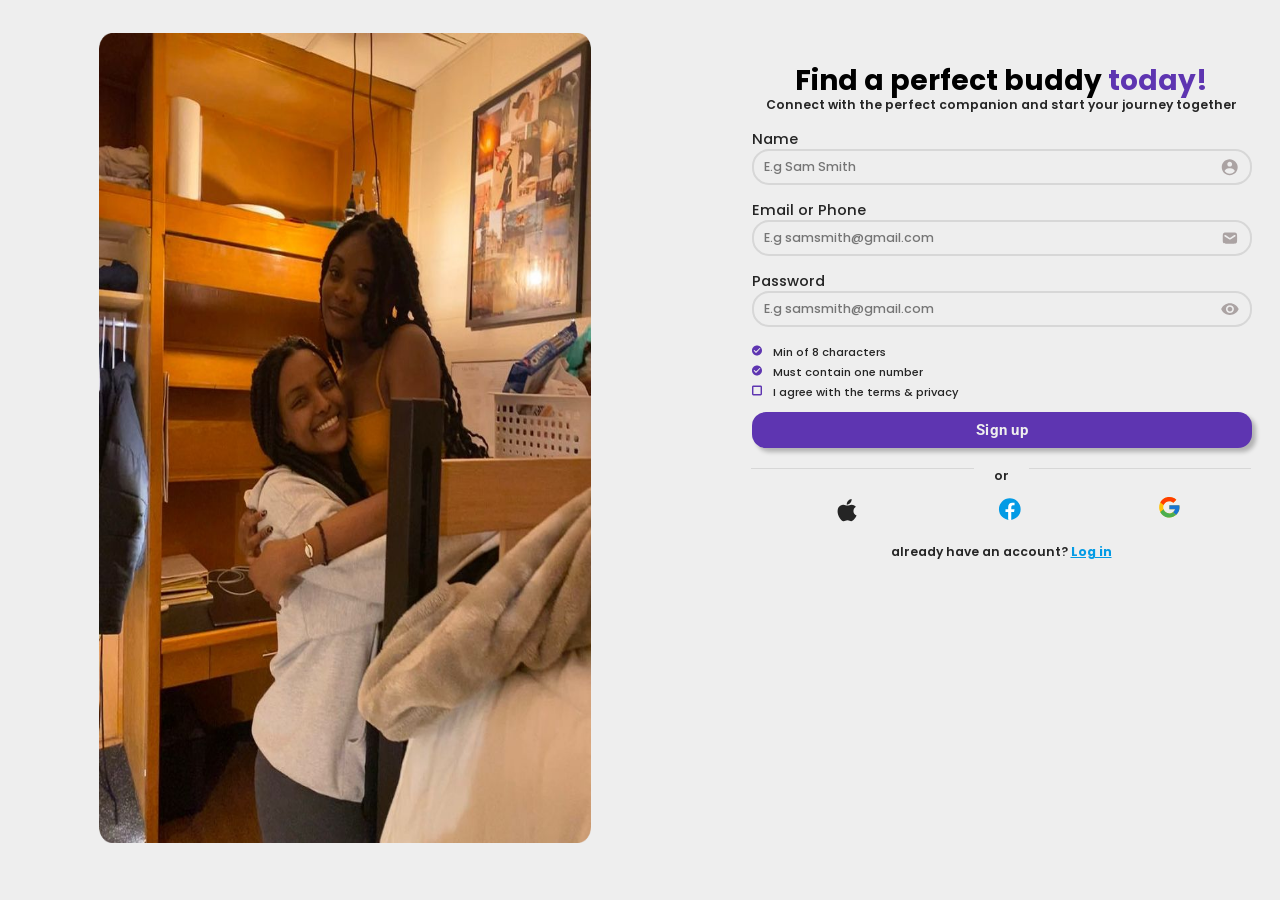
<file: signup.html>
<!DOCTYPE html>
<html lang="en">
<head>
    <meta charset="UTF-8">
    <meta name="viewport" content="width=device-width, initial-scale=1.0">
    <title>Rent Buddy</title>
    <link rel="stylesheet" href="styles/signup.css">
</head>
<body>
    <div class="container">
        <div class="img-container">
            <img src="img/signup.png" alt="roommate-image">
        </div>
        <div class="signup-details">
            <h1>Find a perfect buddy <span>today!</span></h1>
            <p>Connect with the perfect companion and start your journey together</p>
            <div class="signup-form">
                <form action="#" method="post">
                    <div>
                        <label for="Name">Name</label>
                        <div class="input-field">
                            <input type="text" name="Name" placeholder="E.g Sam Smith">
                            <svg width="22" height="22" viewBox="0 0 22 22" fill="none" xmlns="http://www.w3.org/2000/svg">
                                <path fill-rule="evenodd" clip-rule="evenodd" d="M10.6494 2.62646C11.7985 2.62646 12.9363 2.85278 13.9979 3.29251C15.0595 3.73223 16.0241 4.37675 16.8366 5.18926C17.6491 6.00177 18.2936 6.96637 18.7334 8.02797C19.1731 9.08957 19.3994 10.2274 19.3994 11.3765C19.3994 16.209 15.4819 20.1265 10.6494 20.1265C5.81694 20.1265 1.89941 16.209 1.89941 11.3765C1.89941 6.54399 5.81694 2.62646 10.6494 2.62646ZM11.5244 12.2515H9.77441C7.60817 12.2515 5.7484 13.5634 4.94626 15.4363C6.21545 17.216 8.29691 18.3765 10.6494 18.3765C13.0019 18.3765 15.0834 17.216 16.3526 15.4361C15.5504 13.5634 13.6907 12.2515 11.5244 12.2515ZM10.6494 5.25146C9.19966 5.25146 8.0244 6.42673 8.0244 7.87647C8.0244 9.3262 9.19966 10.5015 10.6494 10.5015C12.0991 10.5015 13.2744 9.3262 13.2744 7.87647C13.2744 6.42673 12.0992 5.25146 10.6494 5.25146Z" fill="#ABA3A3"/>
                            </svg>     
                        </div>
                    </div>
                    <div>
                        <label for="Email">Email or Phone</label>
                        <div class="input-field">
                            <input type="email" name="Email" placeholder="E.g samsmith@gmail.com">
                            <svg width="22" height="22" viewBox="0 0 30 30" fill="none" xmlns="http://www.w3.org/2000/svg">
                                <path fill-rule="evenodd" clip-rule="evenodd" d="M5.16964 7.88302C4.12207 8.9294 4.12207 10.6158 4.12207 13.9861V16.3697C4.12207 19.74 4.12207 21.4264 5.16964 22.4728C6.21602 23.5203 7.90239 23.5203 11.2727 23.5203H18.4234C21.7938 23.5203 23.4801 23.5203 24.5265 22.4728C25.5741 21.4264 25.5741 19.74 25.5741 16.3697V13.9861C25.5741 10.6158 25.5741 8.9294 24.5265 7.88302C23.4801 6.83545 21.7938 6.83545 18.4234 6.83545H11.2727C7.90239 6.83545 6.21602 6.83545 5.16964 7.88302ZM8.35884 10.611C8.09586 10.4356 7.77397 10.3718 7.46397 10.4337C7.15398 10.4956 6.88127 10.6781 6.70585 10.9411C6.53042 11.2041 6.46665 11.526 6.52856 11.836C6.59047 12.146 6.77299 12.4187 7.03597 12.5941L13.5264 16.9203C13.9178 17.1811 14.3777 17.3203 14.8481 17.3203C15.3185 17.3203 15.7783 17.1811 16.1698 16.9203L22.6602 12.5941C22.9232 12.4187 23.1057 12.146 23.1676 11.836C23.2295 11.526 23.1657 11.2041 22.9903 10.9411C22.8149 10.6781 22.5422 10.4956 22.2322 10.4337C21.9222 10.3718 21.6003 10.4356 21.3373 10.611L14.8481 14.9372L8.35884 10.611Z" fill="#ABA3A3"/>
                            </svg>                              
                        </div>
                    </div>
                    <div>
                        <label for="Password">Password</label>
                        <div class="input-field">
                            <input type="password" name="Password" placeholder="E.g samsmith@gmail.com">
                            <svg width="22" height="22" viewBox="0 0 30 30" fill="none" xmlns="http://www.w3.org/2000/svg">
                                <path d="M14.8478 11.6023C13.8996 11.6023 12.9902 11.9789 12.3197 12.6495C11.6492 13.32 11.2725 14.2294 11.2725 15.1776C11.2725 16.1258 11.6492 17.0352 12.3197 17.7057C12.9902 18.3762 13.8996 18.7529 14.8478 18.7529C15.7961 18.7529 16.7055 18.3762 17.376 17.7057C18.0465 17.0352 18.4232 16.1258 18.4232 15.1776C18.4232 14.2294 18.0465 13.32 17.376 12.6495C16.7055 11.9789 15.7961 11.6023 14.8478 11.6023ZM14.8478 21.1365C13.2674 21.1365 11.7518 20.5087 10.6343 19.3912C9.51676 18.2737 8.88895 16.758 8.88895 15.1776C8.88895 13.5972 9.51676 12.0815 10.6343 10.964C11.7518 9.84651 13.2674 9.2187 14.8478 9.2187C16.4282 9.2187 17.9439 9.84651 19.0614 10.964C20.1789 12.0815 20.8067 13.5972 20.8067 15.1776C20.8067 16.758 20.1789 18.2737 19.0614 19.3912C17.9439 20.5087 16.4282 21.1365 14.8478 21.1365ZM14.8478 6.23926C8.88895 6.23926 3.80006 9.94569 1.73828 15.1776C3.80006 20.4095 8.88895 24.1159 14.8478 24.1159C20.8067 24.1159 25.8956 20.4095 27.9574 15.1776C25.8956 9.94569 20.8067 6.23926 14.8478 6.23926Z" fill="#ABA3A3"/>
                            </svg>                                
                        </div>
                    </div>

                    <div class="password-check">
                        <div>
                            <svg width="10" height="11" viewBox="0 0 14 15" fill="none" xmlns="http://www.w3.org/2000/svg">
                                <path d="M7 0.5C3.136 0.5 0 3.636 0 7.5C0 11.364 3.136 14.5 7 14.5C10.864 14.5 14 11.364 14 7.5C14 3.636 10.864 0.5 7 0.5ZM5.103 10.503L2.59 7.99C2.317 7.717 2.317 7.276 2.59 7.003C2.863 6.73 3.304 6.73 3.577 7.003L5.6 9.019L10.416 4.203C10.689 3.93 11.13 3.93 11.403 4.203C11.676 4.476 11.676 4.917 11.403 5.19L6.09 10.503C5.824 10.776 5.376 10.776 5.103 10.503Z" fill="#5E35B1"/>
                            </svg>
                            <label for="min-character" class="password-check-label">Min of 8 characters</label>    
                        </div>
                    
                        <div>
                            <svg width="10" height="11" viewBox="0 0 14 15" fill="none" xmlns="http://www.w3.org/2000/svg">
                                <path d="M7 0.5C3.136 0.5 0 3.636 0 7.5C0 11.364 3.136 14.5 7 14.5C10.864 14.5 14 11.364 14 7.5C14 3.636 10.864 0.5 7 0.5ZM5.103 10.503L2.59 7.99C2.317 7.717 2.317 7.276 2.59 7.003C2.863 6.73 3.304 6.73 3.577 7.003L5.6 9.019L10.416 4.203C10.689 3.93 11.13 3.93 11.403 4.203C11.676 4.476 11.676 4.917 11.403 5.19L6.09 10.503C5.824 10.776 5.376 10.776 5.103 10.503Z" fill="#5E35B1"/>
                            </svg>                            
                            <label for="contain-number" class="password-check-label">Must contain one number</label>    
                        </div>

                        <div>
                            <svg width="10" height="11" viewBox="0 0 14 15" fill="none" xmlns="http://www.w3.org/2000/svg">
                                <path d="M2 0.5C0.897 0.5 0 1.397 0 2.5V12.5C0 13.603 0.897 14.5 2 14.5H12C13.103 14.5 14 13.603 14 12.5V2.5C14 1.397 13.103 0.5 12 0.5H2ZM2 12.5V2.5H12L12.002 12.5H2Z" fill="#5E35B1"/>
                            </svg>                            
                            <label for="terms-privacy" class="password-check-label">I agree with the terms & privacy</label>
                        </div>
                    </div>
                </form>

                <button type="submit">Sign up</button>

                <div class="line-container">
                    <div class="line"></div>
                    <p>or</p>
                    <div class="line"></div>
                </div>

                <div class="icons">
                    <a href="">
                        <svg width="30" height="30" viewBox="0 0 51 51" fill="none" xmlns="http://www.w3.org/2000/svg">
                            <path d="M41.7792 34.738C40.8928 36.6487 40.4685 37.5025 39.3324 39.1879C37.7441 41.5448 35.5008 44.4855 32.7341 44.5038C30.2747 44.5203 29.6419 42.9312 26.3033 42.9542C22.9657 42.9678 22.2674 44.5235 19.8039 44.4941C17.0393 44.4687 14.9249 41.8147 13.3433 39.4612C8.91769 32.853 8.46368 25.1151 11.211 20.9999C13.1544 18.0818 16.2259 16.3701 19.1061 16.3727C22.0405 16.3753 23.8827 17.9541 26.3077 17.9563C28.6639 17.9584 30.0999 16.3795 33.4936 16.3826C36.0603 16.3849 38.7726 17.7551 40.7073 20.1131C34.358 23.5052 35.3737 32.3614 41.7792 34.738Z" fill="#252525"/>
                            <path d="M31.3586 13.3312C32.6832 11.6897 33.6901 9.37081 33.3294 7.00798C31.174 7.14977 28.6489 8.48082 27.1731 10.2055C25.8351 11.7772 24.724 14.1116 25.1516 16.3724C27.5046 16.4464 29.9422 15.0924 31.3586 13.3312Z" fill="#252525"/>
                        </svg>     
                    </a>
                    <a href="">
                        <svg width="28" height="28" viewBox="0 0 51 51" fill="none" xmlns="http://www.w3.org/2000/svg">
                            <path d="M25.154 5.95936C19.9049 5.9546 14.8674 8.03522 11.1497 11.7435C7.43194 15.4518 5.33852 20.484 5.32993 25.733C5.32135 30.9821 7.3983 36.0181 11.1039 39.7331C14.8095 43.4481 19.8401 45.5379 25.0892 45.5426C30.3383 45.5474 35.3758 43.4668 39.0935 39.7585C42.8112 36.0502 44.9047 31.018 44.9132 25.769C44.9218 20.5199 42.8449 15.4839 39.1393 11.7689C35.4337 8.05387 30.403 5.96412 25.154 5.95936Z" fill="#039BE5"/>
                            <path d="M27.792 30.9991L32.9139 31.0038L33.7265 25.8014L27.7995 25.796L27.8041 22.9523C27.8077 20.7908 28.517 18.8748 30.5389 18.8766L33.7879 18.8796L33.7953 14.3389C33.2246 14.2613 32.0176 14.0915 29.7363 14.0894C24.9728 14.0851 22.176 16.5982 22.1666 22.3294L22.1609 25.7909L17.2641 25.7864L17.2555 30.9896L22.1524 30.994L22.129 45.295C23.0986 45.4417 24.0807 45.5416 25.089 45.5425C26.0005 45.5433 26.8902 45.4608 27.7685 45.3429L27.792 30.9991Z" fill="white"/>
                        </svg>                            
                    </a>
                    <a href="">
                        <svg width="25" height="25" viewBox="0 0 51 51" fill="none" xmlns="http://www.w3.org/2000/svg">
                            <path d="M45.6383 20.9609L43.9602 20.9594L43.9604 20.873L25.2104 20.856L25.1967 29.1893L36.9707 29.2C35.245 34.0494 30.6237 37.5275 25.1831 37.5226C18.28 37.5163 12.6923 31.9144 12.7036 25.0113C12.7148 18.1082 18.3209 12.5164 25.224 12.5226C28.4104 12.5255 31.3074 13.7302 33.5115 15.6958L39.4139 9.80842C35.6987 6.33734 30.7251 4.19429 25.2376 4.18931C13.7324 4.17887 4.38904 13.4985 4.37022 25.0037C4.3514 36.5089 13.6643 45.8455 25.1695 45.8559C36.6747 45.8664 46.0181 36.5467 46.0369 25.0415C46.0392 23.6446 45.8976 22.281 45.6383 20.9609Z" fill="#FFC107"/>
                            <path d="M6.78843 15.3088L13.625 20.3348C15.4846 15.7511 19.9753 12.5176 25.2243 12.5224C28.4107 12.5253 31.3077 13.73 33.5118 15.6955L39.4141 9.80819C35.699 6.33711 30.7254 4.19406 25.2379 4.18908C17.2358 4.18182 10.2888 8.69323 6.78843 15.3088Z" fill="#FF3D00"/>
                            <path d="M25.1711 45.8562C30.5523 45.8611 35.4453 43.8062 39.1476 40.4606L32.7086 34.9985C30.6144 36.5809 28.0128 37.5255 25.1847 37.5229C19.7659 37.518 15.1706 34.0586 13.4451 29.2352L6.64281 34.4634C10.0797 41.2134 17.0742 45.8489 25.1711 45.8562Z" fill="#4CAF50"/>
                            <path d="M45.6389 20.9609L43.9608 20.9594L43.9609 20.873L25.2109 20.856L25.1973 29.1893L36.9713 29.2C36.1424 31.5294 34.6402 33.5374 32.7045 34.9992L32.7076 34.9971L39.1466 40.4592C38.6897 40.8734 46.0204 35.4582 46.0374 25.0415C46.0397 23.6446 45.8982 22.281 45.6389 20.9609Z" fill="#1976D2"/>
                        </svg>                            
                    </a>
                </div>

                <p class="last-text">already have an account? <a href="login.html">Log in</a></p>
            </div>
        </div>
    </div>
</body>
</html>
</file>
<file: styles/style.css>
/*____ IMPORT CUSTOMIZED STYLES ____*/
@import 'custom.css';


/*____ ABOUT SECTION STYLING ____*/
.about-container{
    background: var(--light-gray);
    min-height: 100vh;
}

/******* about-heading *******/
.text-content{
    width: 500px;
    margin: 0 auto;
    text-align: center;
    padding: 50px;
}
.text-content .heading{
    font-family: var(--font-family-poppins);
    font-size: calc(var(--font-size-base) * 1.4);
    font-weight: calc(var(--font-weight-base) * 1.4);
    line-height: calc(var(--line-height-base) * 2.2);
    color: #FFC107;
}
.text-content h3{
    font-family: var(--font-family-poppins);
    font-size: calc(var(--font-size-base) * 2);
    font-weight: calc(var(--font-weight-base) * 1.4);
    line-height: calc(var(--line-height-base) * 2.7);
    color: var(--dark-gray);
}

/******* about features *******/
.about-container .about-features-container{
    display: grid;
    grid-template-columns: repeat(2, 1fr);
    justify-self: center;
    gap: 50px;
    padding-bottom: 50px;
}
.about-features-container .features{
    width: 470px;
    padding: 15px 14px;
    margin: 21px auto;
    border: none;
    border-radius: 12px;
    background: #F4F4F4;
    box-shadow: 4px 4px 4px 0px #00000040;
}
.about-features-container .features div{
    width: 72px;
    height: 65px;
    border: none;
    border-radius: 8px;
    padding: 10px;
    margin: 10px;
    text-align: center;
    color: var(--light-gray);
}

#hand-shake{
    background: #5E35B1;
}
#todo{
    background: #1976D2;
}
#note{
    background: #F9430A;
}
#coin{
    background: #FFC107;
}

.about-features-container .features h3{
    font-family: var(--font-family-poppins);
    font-size: calc(var(--font-size-base) * 1.5);
    font-weight: calc(var(--font-weight-base) * 1.4);
    line-height: calc(var(--line-height-base) * 2.7);
    color: var(--dark-gray);
    margin: 5px;
    margin-left: 8px;
}
.about-features-container .features .discription{
    font-family: var(--font-family-poppins);
    font-size: calc(var(--font-size-base));
    font-weight: calc(var(--font-weight-base) * 1.4);
    line-height: calc(var(--line-height-base) * 1.65);
    color: var(--dark-gray);
    margin: 10px;
}
/*____ END OF ABOUT SECTION STYLING ____*/


/*____ TESTIMONIAL SECTION STYLING ____*/
.testimonial-container{
    background: var(--bluish-state);
    min-height: 90vh;
    padding-bottom: 50px;
}
.testimonial-container h3{
    text-align: center;
    font-family: var(--font-family-poppins);
    font-size: calc(var(--font-size-base) * 2.25);
    font-weight: calc(var(--font-weight-base) * 1.2);
    line-height: calc(var(--line-height-base) * 1.5);
    color: var(--light-gray);
    padding-top: 120px;
    letter-spacing: 1.2px;
}
.testimonial-container .testimonial-text{
    text-align: center;
    font-family: var(--font-family-poppins);
    font-size: calc(var(--font-size-base) * 0.8);
    font-weight: calc(var(--font-weight-base) * 0.8);
    line-height: calc(var(--line-height-base) * 1.4);
    color: var(--light-gray);
    letter-spacing: 1.2px;
    padding: 25px;
}
.testimonial-container .quote{
    text-align: center;
}
.testimonial-container #quote-iconII{
    rotate: 180deg;
    margin-bottom: 10px;
}
.testimonial-container .description{
    width: 530px;
    text-align: center;
    margin: 0 auto;
    font-family: var(--font-family-poppins);
    font-size: calc(var(--font-size-base));
    font-weight: calc(var(--font-weight-base) * 1.2);
    line-height: calc(var(--line-height-base) * 1.8);
    color: var(--light-gray);
    letter-spacing: 1.2px;
    padding: 10px;
}
.testimonial-container h5{
    text-align: center;
    font-family: var(--font-family-poppins);
    font-size: calc(var(--font-size-base) * 0.9);
    font-weight: calc(var(--font-weight-base) * 1.2);
    line-height: calc(var(--line-height-base) * 0.9);
    color: var(--light-gray);
    padding: 10px;
    letter-spacing: 1.2px;
}
.testimonial-container .job-title{
    text-align: center;
    font-family: var(--font-family-poppins);
    font-size: calc(var(--font-size-base) * 0.75);
    font-weight: calc(var(--font-weight-base) * 0.8);
    line-height: calc(var(--line-height-base) * 1.4);
    color: var(--light-gray);
    padding: 10px;
    margin-bottom: 30px;
    letter-spacing: 1.2px;
}
.testimonial-container .testimonial-img-container{
    width: 540px;
    display: grid;
    grid-template-columns: repeat(5, 1fr);
    margin: 0 auto;
    padding-left: 30px;
    padding-bottom: 50px;
}
.testimonial-img-container .avarta{
    width: 68px;
    height: 70px;
}
.testimonial-img-container .shade{
    opacity: 0.2;
}
.testimonial-img-container .avarta img{
    width: 100%;
    height: auto;
    border-radius: 50%;
}
/*____ END OF TESTIMONIAL SECTION STYLING ____*/


/*____ EXPLORE SECTION STYLING ____*/
.explore-features{
    background: var(--light-gray);
    min-height: 95vh;
}
.explore-features-container{
    justify-self: center;
}
.explore-features .explore-text{
    display: flex;
    justify-content: space-between;
    padding: 30px;
}
.explore-features .explore-text h3{
    font-family: var(--font-family-poppins);
    font-size: calc(var(--font-size-base) * 1.9);
    font-weight: calc(var(--font-weight-base) * 1.2);
    line-height: calc(var(--line-height-base) * 2.7);
    letter-spacing: -0.7px;
    color: var(--dark-gray);
    position: relative;
    left: 20px;
}
.explore-features .explore-text a{
    text-decoration: none;
    font-family: var(--font-family-poppins);
    font-size: calc(var(--font-size-base) * 1.1);
    font-weight: calc(var(--font-weight-base) * 1.4);
    line-height: calc(var(--line-height-base) * 1.8);
    letter-spacing: -0.7px;
    color: var(--dark-gray);
    color: #1976D2;
    position: relative;
    top: 13px;
    right: 20px;
}
.explore-features .explore-home{
    display: grid;
    grid-template-columns: repeat(2, 1fr);
}

.explore-home .home-container{
    width: 500px;
    height: 230px;
    margin: 30px;
    margin-top: 0;
    border: none;
    border-radius: 8px;
    background: var(--dark-gray);
    display: grid;
    grid-template-columns: repeat(2, 1fr);
}
.explore-home .home-container-right{
    margin-left: 10px;
}
.explore-home .home-container .home img{
    width: 100%;
    height: 230px;
}
.explore-home .home-container .home-features{
    width: 216px;
    height: 217px;
    margin: 18px;
}
.home-features .sub-home-features h6{
    font-family: var(--font-family-poppins);
    font-size: calc(var(--font-size-base));
    font-weight: calc(var(--font-weight-base) * 1.4);
    line-height: calc(var(--line-height-base) * 1.8);
    color: var(--light-gray);
    letter-spacing: 2.2px;
    cursor: default;
}
.home-features .sub-home-features .home-features-icons{
    display: flex;
    justify-content: space-between;
    text-align: center;
    margin: 20px 0;
}
.sub-home-features .home-features-icons .one{
    width: 39px;
    height: 48px;
}
.sub-home-features .home-features-icons .two{
    width: 70px;
    height: 48px;
}
.sub-home-features .home-features-icons .bathroom{
    position: relative;
    top: 2.5px;
}
.home-features-icons .one .text-description, 
.home-features-icons .two .text-description{
    font-family: var(--font-family-poppins);
    font-size: calc(var(--font-size-base) * 0.8);
    font-weight: calc(var(--font-weight-base) * 1.4);
    line-height: calc(var(--line-height-base) * 1.2);
    color: var(--light-gray);
    cursor: default;
}
.home-features-icons .one .quantity, 
.home-features-icons .two .quantity{
    font-family: var(--font-family-poppins);
    font-size: calc(var(--font-size-base) * 0.7);
    font-weight: calc(var(--font-weight-base) * 1.2);
    line-height: calc(var(--line-height-base));
    color: var(--light-gray);
    cursor: default;
}
.sub-home-features .more-home-features{
    display: flex;
    justify-content: space-between;
    text-align: center;
    margin: 30px 0 20px 0;
}
.sub-home-features .more-home-features .cost{
    width: 97px;
    height: 24px;
    padding: 1.5px;
    border-radius: 4px;
    border: 2px solid #EEEEEE;
    color: var(--light-gray);
    cursor: default;
}
.sub-home-features .more-home-features .cost{
    font-family: var(--font-family-poppins);
    font-size: calc(var(--font-size-base) * 0.7);
    font-weight: calc(var(--font-weight-base) * 1.2);
    line-height: calc(var(--line-height-base) *1.2);
}
.sub-home-features .more-home-features .view-all{
    width: 97px;
    height: 24px;
    padding: 1.5px;
    background: #EEEEEE;
    border-radius: 4px;
    border: 2px solid #EEEEEE;
    position: relative;
    left: -8px;
    cursor: pointer;
}
.sub-home-features .more-home-features .view-all{
    font-family: var(--font-family-poppins);
    font-size: calc(var(--font-size-base) * 0.7);
    font-weight: calc(var(--font-weight-base) * 1.2);
    line-height: calc(var(--line-height-base) *1.2);
}
.sub-home-features .address{
    width: 216px;
    height: 17px;
    display: flex;
}
.sub-home-features .address #location{
    width: 27px;
    height: 17px;
}
.sub-home-features .address .house-number{
    font-family: var(--font-family-poppins);
    font-size: calc(var(--font-size-base) * 0.7);
    font-weight: calc(var(--font-weight-base) * 1.2);
    line-height: calc(var(--line-height-base) * 1.2);
    color: var(--light-gray);
    letter-spacing: 1.2px;
}
/*____ END OF EXPLORE SECTION STYLING ____*/


/*__ MEDIA SCREEN __*/

/*____ MOBILE MEDIA SCREEN____ */
@media screen and (max-width: 480px) {

    /******* about section *******/
    .text-content{
        max-width: 400px;
        width: 370px;
    } 
    .text-content .heading{
        font-size: calc(var(--font-size-base) * 1.2);
    }
    .text-content h3{
        font-size: calc(var(--font-size-base) * 1.6);
        line-height: calc(var(--line-height-base) * 2.5);
    }
    .about-container .about-features-container{
        grid-template-columns: repeat(1, 1fr);
        justify-content: center;
        gap: 0;
    }
    .about-features-container .features{
        width: 300px;
    }
    .about-features-container .features div{
        width: 52px;
        height: 45px;
    }
    .about-icons{
        width: 100%;
        height: auto;
    }
    .about-features-container .features h3{
        font-size: calc(var(--font-size-base) * 1.4);
    }

    /******** testimonial section ********/
    .testimonial-container h3{
        font-size: calc(var(--font-size-base) * 1.6);
        padding-top: 80px;
    }
    .testimonial-container .quote-icon{
        width: 30px;
        height: 12;
    }
    .testimonial-container #quote-iconII{
        margin-bottom: 20px;
    }
    .testimonial-container .description{
        width: 370px;
    }
    .testimonial-container .job-title{
        margin-bottom: 30px;
     }
    .testimonial-container .testimonial-img-container{
        width: 400px;
        margin-left: -30px;
    }

    /******** explore section ********/
    .explore-features{
        padding: 50px;
    }
    .explore-features .explore-text h3{
        font-size: calc(var(--font-size-base) * 1.2);
    }
    .explore-features .explore-text a{
        font-size: calc(var(--font-size-base) * 0.9);
        top: 8px;
    }
    .explore-features .explore-home{
        grid-template-columns: repeat(1, 1fr);
        justify-content: center;
    }
    .explore-home .home-container{
        width: 330px;
        height: 500px;
        justify-content: center;
        grid-template-columns: repeat(1, 1fr);
    }
    .explore-home .home-container-right{
        margin-left: 30px;
    }
    .explore-home .home-container .home-features{
        width: 290px;
        height: 217px;
        margin: 18px;
    }
    .home-features .sub-home-features h6{
        font-size: calc(var(--font-size-base) * 1.2);
        letter-spacing: 2.9px;
        text-align: center;
    }
    .sub-home-features .home-features-icons .one{
        width: 49px;
        height: 58px;
    }
    .sub-home-features .home-features-icons .two{
        width: 80px;
        height: 58px;
    }
    .sub-home-features .home-features-icons .bathroom{
        position: relative;
        top: 4.5px;
    }
    .home-features-icons .one .text-description, 
    .home-features-icons .two .text-description{
        font-size: calc(var(--font-size-base));
    }
    .home-features-icons .one .quantity, 
    .home-features-icons .two .quantity{
        font-size: calc(var(--font-size-base) * 0.9);
    }
    .sub-home-features .more-home-features .cost{
        width: 127px;
        height: 34px;
        padding-top: 6.5px;
    }
    .sub-home-features .more-home-features .cost{
        font-size: calc(var(--font-size-base));
    }
    .sub-home-features .more-home-features .view-all{
        width: 127px;
        height: 34px;
        padding-top: 6.5px; 
    }
    .sub-home-features .more-home-features .view-all{
        font-size: calc(var(--font-size-base));
    }
    .sub-home-features .address{
        width: 300px;
        height: 17px;
    }
    .sub-home-features .address #location{
        width: 27px;
        height: 17px;
    }
    .sub-home-features .address .house-number{
        font-size: calc(var(--font-size-base) * 0.9);
        letter-spacing: 3px;
    }
}
@media screen and (max-width: 480px) and (min-width: 390px) {
    .about-features-container .features{
        width: 350px;
    }
    .testimonial-container .testimonial-img-container{
        margin-left: 0;
    }
    .explore-home .home-container{
        width: 350px;
    }
}
/*____ END OF MOBILE MEDIA SCREEN ____*/


/*____ MEDIA SCREEN BETWEEN MOBILE AND TAB ____*/
@media screen and (max-width: 730px) and (min-width: 480px){

        /******** about section ********/
        .text-content{
            max-width: 400px;
            width: 370px;
        } 
        .text-content .heading{
            font-size: calc(var(--font-size-base) * 1.2);
        }
        .text-content h3{
            font-size: calc(var(--font-size-base) * 1.6);
            line-height: calc(var(--line-height-base) * 2.5);
        }
        .about-container .about-features-container{
            grid-template-columns: repeat(1, 1fr);
            justify-content: center;
        }
        .about-features-container .features{
            width: 420px;
        }
        .about-features-container .features div{
            width: 52px;
            height: 45px;
        }
        .about-icons{
            width: 100%;
            height: auto;
        }
        .about-features-container .features h3{
            font-size: calc(var(--font-size-base) * 1.4);
        }
    
        /******** testimonial section ********/
        .testimonial-container h3{
            font-size: calc(var(--font-size-base) * 1.6);
            padding-top: 80px;
        }
        .testimonial-container .quote-icon{
            width: 30px;
            height: 12;
        }
        .testimonial-container #quote-iconII{
            margin-bottom: 20px;
        }
        .testimonial-container .description{
            width: 370px;
        }
        .testimonial-container .job-title{
            margin-bottom: 30px;
         }
        .testimonial-container .testimonial-img-container{
            width: 400px;
            padding-bottom: 80px;
        }
    
        /******** explore section ********/
        .explore-features{
            padding: 50px 0;
        }
        .explore-features .explore-text h3{
            font-size: calc(var(--font-size-base) * 1.2);
        }
        .explore-features .explore-text a{
            font-size: calc(var(--font-size-base) * 0.9);
            top: 8px;
        }
        .explore-features .explore-home{
            grid-template-columns: repeat(1, 1fr);
            justify-items: center;
        }
        .explore-home .home-container{
            width: 330px;
            height: 500px;
            justify-content: center;
            grid-template-columns: repeat(1, 1fr);
        }
        .explore-home .home-container-right{
            margin-left: 30px;
        }
        .explore-home .home-container .home-features{
            width: 290px;
            height: 217px;
            margin: 18px;
        }
        .home-features .sub-home-features h6{
            font-size: calc(var(--font-size-base) * 1.4);
            letter-spacing: 2.9px;
            text-align: center;
        }
        .sub-home-features .home-features-icons .one{
            width: 49px;
            height: 58px;
        }
        .sub-home-features .home-features-icons .two{
            width: 80px;
            height: 58px;
        }
        .sub-home-features .home-features-icons .bathroom{
            position: relative;
            top: 4.5px;
        }
        .home-features-icons .one .text-description, 
        .home-features-icons .two .text-description{
            font-size: calc(var(--font-size-base));
        }
        .home-features-icons .one .quantity, 
        .home-features-icons .two .quantity{
            font-size: calc(var(--font-size-base) * 0.9);
        }
        .sub-home-features .more-home-features .cost{
            width: 127px;
            height: 34px;
            padding-top: 6.5px;
        }
        .sub-home-features .more-home-features .cost{
            font-size: calc(var(--font-size-base));
        }
        .sub-home-features .more-home-features .view-all{
            width: 127px;
            height: 34px;
            padding-top: 6.5px; 
        }
        .sub-home-features .more-home-features .view-all{
            font-size: calc(var(--font-size-base));
        }
        .sub-home-features .address{
            width: 300px;
            height: 17px;
        }
        .sub-home-features .address #location{
            width: 27px;
            height: 17px;
        }
        .sub-home-features .address .house-number{
            font-size: calc(var(--font-size-base) * 0.9);
            letter-spacing: 3.5px;
        }
}
/*____ END OF MEDIA SCREEN BETWEEN MOBILE AND TAB ____*/


/*____ TAB MEDIA SCREEN ____*/
@media screen and (max-width: 900px) and (min-width: 730px) {

     /******** about section ********/
     .about-container{
        min-height: 70vh;
     }
    .about-container .about-features-container{
        grid-template-columns: repeat(2, 1fr);
        padding-left: 15px;
        padding-right: 15px;
    }
    .about-features-container .features{
        width: 340px;
    }
    .about-features-container .features div{
        width: 62px;
        height: 55px;
    }
    .about-icons{
        width: 100%;
        height: auto;
    }
    .about-features-container .features .discription{
        font-size: calc(var(--font-size-base) * 1.2);
    }

    /******** testimonial section ********/
    .testimonial-container{
        min-height: 60vh;
    }
    .testimonial-container h3{
        font-size: calc(var(--font-size-base) * 2.5);
    }
    .testimonial-container .testimonial-text{
        font-size: calc(var(--font-size-base) * 1.2);
    }
    .testimonial-container .description{
        width: 700px;
        font-size: calc(var(--font-size-base) * 1.4);
    }
    .testimonial-container h5{
        font-size: calc(var(--font-size-base) * 1.3);
     }
    .testimonial-container .job-title{
        font-size: calc(var(--font-size-base) * 1.2);
     }
    

    /******** explore section ********/
    .explore-features-container{
        justify-self: center;
        padding: 100px 0;
    }
    .explore-features .explore-text h3{
        font-size: calc(var(--font-size-base) * 2.2);
    }
    .explore-features .explore-text a{
        font-size: calc(var(--font-size-base) * 1.6);
        top: 8px;
    }
    .explore-features .explore-home{
        grid-template-columns: repeat(1, 1fr);
        gap: 5px;
    }
    .explore-home .home-container .home img{
        height: 275px;
    }
    .explore-home .home-container{
        width: 700px;
        height: 275px;
        margin: 10px 15px;
        grid-template-columns: repeat(2, 1fr);
    }
    .explore-home .home-container .home-features{
        width: 320px;
        height: 217px;
        margin: 18px;
    }
    .home-features .sub-home-features h6{
        font-size: calc(var(--font-size-base) * 1.6);
        letter-spacing: 2.7px;
        text-align: center;
    }
    .sub-home-features .home-features-icons .one{
        width: 49px;
        height: 58px;
    }
    .sub-home-features .home-features-icons .two{
        width: 80px;
        height: 58px;
    }
    .sub-home-features .home-features-icons .bathroom{
        position: relative;
        top: 4.5px;
        right: 15px;
    }
    .home-features-icons .one .text-description, 
    .home-features-icons .two .text-description{
        font-size: calc(var(--font-size-base) *1.2);
        letter-spacing: 1.2px;
    }
    .home-features-icons .one .quantity, 
    .home-features-icons .two .quantity{
        font-size: calc(var(--font-size-base) * 1.1);
    }
    .sub-home-features .more-home-features .cost{
        width: 147px;
        height: 44px;
        padding-top: 10px;
    }
    .sub-home-features .more-home-features .cost{
        font-size: calc(var(--font-size-base) *1.4);
        letter-spacing: 1.2px;
    }
    .sub-home-features .more-home-features .view-all{
        width: 147px;
        height: 44px;
    }
    .sub-home-features .more-home-features .view-all{
        font-size: calc(var(--font-size-base) *1.4);
        letter-spacing: 1.2px;
    }
    .sub-home-features .address{
        width: 350px;
        height: 17px;
        margin-top: 30px;
    }
    .sub-home-features .address #location{
        width: 27px;
        height: 17px;
    }
    .sub-home-features .address .house-number{
        font-size: calc(var(--font-size-base) * 1.2);
        letter-spacing: 1.6px;
    }
}
/*____ END OF TAB MEDIA SCREEN ____*/


/*____ MEDIA SCREEN BETWEEN TAB AND PC ____*/ 
@media screen and (max-width: 1240px) and (min-width: 900px) {

     /* about section */
     .about-container{
        min-height: 70vh;
     }
    .about-features-container .features{
        width: 400px;
    }
    
    /* testimonial section */
    .testimonial-container{
        min-height: 55vh;
    }
    .testimonial-container .testimonial-img-container{
        padding-bottom: 50px;
    }
    
    /* explore section */
    .explore-features-container{
        padding: 100px 0;
        justify-self: center;
    }
    .explore-features .explore-text h3{
        font-size: calc(var(--font-size-base) * 2.2);
    }
    .explore-features .explore-text a{
        font-size: calc(var(--font-size-base) * 1.6);
        top: 8px;
    }
    .explore-features .explore-home{
        grid-template-columns: repeat(2, 1fr);
        justify-self: center;
        gap: 30px;
    }
    .explore-home .home-container .home img{
        height: 275px;
    }
    .explore-home .home-container{
        width: 400px;
        height: 600px;
        margin: 10px 15px;
        grid-template-columns: repeat(1, 1fr);
    }
    .explore-home .home-container .home-features{
        width: 320px;
        height: 217px;
        margin: 18px;
    }
    .home-features .sub-home-features h6{
        font-size: calc(var(--font-size-base) * 1.6);
        letter-spacing: 2.7px;
        text-align: center;
    }
    .sub-home-features .home-features-icons .one{
        width: 49px;
        height: 58px;
    }
    .sub-home-features .home-features-icons .two{
        width: 80px;
        height: 58px;
    }
    .sub-home-features .home-features-icons .bathroom{
        position: relative;
        top: 4.5px;
        right: 15px;
    }
    .home-features-icons .one .text-description, 
    .home-features-icons .two .text-description{
        font-size: calc(var(--font-size-base) *1.2);
        letter-spacing: 1.2px;
    }
    .home-features-icons .one .quantity, 
    .home-features-icons .two .quantity{
        font-size: calc(var(--font-size-base) * 1.1);
    }
    .sub-home-features .more-home-features .cost{
        width: 147px;
        height: 44px;
        padding-top: 10px;
    }
    .sub-home-features .more-home-features .cost{
        font-size: calc(var(--font-size-base) *1.4);
        letter-spacing: 1.2px;
    }
    .sub-home-features .more-home-features .view-all{
        width: 147px;
        height: 44px;
    }
    .sub-home-features .more-home-features .view-all{
        font-size: calc(var(--font-size-base) *1.4);
        letter-spacing: 1.2px;
    }
    .sub-home-features .address{
        width: 350px;
        height: 17px;
        margin-top: 30px;
    }
    .sub-home-features .address #location{
        width: 27px;
        height: 17px;
    }
    .sub-home-features .address .house-number{
        font-size: calc(var(--font-size-base) * 1.2);
        letter-spacing: 1.6px;
    }
}
@media screen and (max-width: 1800px) and (min-width: 1240px) {
    .about-container{
        min-height: 80vh;
    } 
    .testimonial-container,
    .explore-features{
        min-height: 70vh;
    }
    .explore-features{
        padding: 50px 0;
    }
}
/*____ END OF MEDIA SCREEN BETWEEN TAB AND PC ____*/


/*____ MEDIA SCREEN FOR TV AND OTHER SCREEN ____*/
@media screen and (min-width: 1800px){
    .about-container,
    .explore-features-container{
        transform: scaleX(1.3);
        padding-top: 20px;
    }
    .testimonial-container{
        transform: scaleX(1.1);
    }
}
/*____ END OF MEDIA SCREEN FOR TV AND OTHER SCREEN ____*/

/*__ END OF MEDIA SCREEN __*/
</file>
<file: styles/login.css>
@import './custom.css';

.container{
    display: flex;
    height: 100vh;
    background: var(--light-gray);
    gap: 100px;
    overflow: hidden;
}

.img-container{
    position: relative;
    top: 33px;
    left: 99px;
}
.img-container img{
    width: 100%;
    height: 90%;
}

.login-details{
    display: flex;
    flex-direction: column;
    align-items: center;
    margin: 95px 0;
    margin-left: 130px;
}

.login-details p{
    font-family: var(--font-family-poppins);
    font-size: calc(var(--font-size-base) * 0.875);
    font-weight: calc(var(--font-weight-base) * 1.2);
    text-align: center;
    line-height: calc(var(--line-height-base) * 1.05);
    color: var(--dark-gray);
}

.login-details h1{
    font-family: var(--font-family-poppins);
    font-weight: calc(var(--font-weight-base) * 1.4);
    font-size: calc(var(--font-size-base) * 2);
    line-height: calc(var(--line-height-base) * 2);
    text-align: center;
    margin: 20px;
}

.login-form{
    margin-top: 15px;
}

form label{
    width: 500px;
    font-family: var(--font-family-poppins);
    font-size: calc(var(--font-size-base) * 1.05);
    font-weight: var(--font-weight-base);
    line-height: calc(var(--line-height-base) * 1.25);
    color: var(--dark-gray);
    margin-left: 30px;
}

form .input-field{
    width: 500px;
    border: 2px solid #d7d7d7;
    border-radius: 17px;
    display: flex;
    justify-content: space-between;
    padding: 5px 10px;
    color: #f4f4f4;
    margin: 5px 0 20px 30px;
}
form input{
    width: 500px;
    font-family: var(--font-family-poppins);
    font-size: calc(var(--font-size-base) * 0.9);
    font-weight: var(--font-weight-base);
    line-height: calc(var(--line-height-base) * 1.25);
    color: var(--dark-gray);
    background: transparent;
    border: none;
}

form input:focus{
    outline: none;
}

button{
    width: 500px; 
    padding: 8px 193px;
    margin: 10px;
    border: 0;
    border-radius: 14px;
    background: var(--bluish-state);
    box-shadow: 4px 4px 4px 0px #00000040;
    font-family: var(--font-family-roboto);
    font-size: calc(var(--font-size-base) * 1.05);
    font-weight: calc(var(--font-weight-base) * 1.4);
    letter-spacing: var(--letter-spacing);
    line-height: calc(var(--line-height-base) * 1.25);
    text-align: center;
    text-underline-position: from-font;
    text-decoration-skip-ink: none;  
    color: var(--light-gray);   
    margin-left: 30px;
}

.login-details .last-text{
    margin: 15px;
}

.line-container{
    width: 500px;
    margin: 30px 29px;
    display: flex;
    gap: 20px;
}

.line-container .line{
    width: 240px;
    background: #d7d7d7;
    height: 1.19px;
}

.line-container .line p{
    font-family: var(--font-family-poppins);
    font-size: calc(var(--font-size-base) * 1.05);
    font-weight: calc(var(--font-weight-base) * 1.4);
    line-height: calc(var(--line-height-base) * 1.25);
}

.login-details .icons{
    width: 350px;
    text-align: center;
    margin-left: 110px;
    display: flex;
    justify-content: space-between;
}

.login-details .icons a{
    text-decoration: none;
}
</file>
<file: styles/signup.css>
@import './custom.css';

.container{
    display: flex;
    height: 100vh;
    background: var(--light-gray);
    gap: 100px;
    overflow: hidden;
}

.img-container{
    position: relative;
    top: 33px;
    left: 99px;
}
.img-container img{
    width: 100%;
    height: 90%;
}

.signup-details{
    display: flex;
    flex-direction: column;
    align-items: center;
    margin: 65px 0;
    margin-left: 130px;
}

.signup-details h1{
    font-family: var(--font-family-poppins);
    font-weight: calc(var(--font-weight-base) * 1.4);
    font-size: calc(var(--font-size-base) * 2);
    line-height: calc(var(--line-height-base) * 2);
    text-align: center;
}
.signup-details h1 span{
    color: var(--bluish-state);
}
.signup-details p{
    font-family: var(--font-family-poppins);
    font-size: calc(var(--font-size-base) * 0.875);
    font-weight: calc(var(--font-weight-base) * 1.2);
    text-align: center;
    line-height: calc(var(--line-height-base) * 1.05);
    color: var(--dark-gray);
}

.signup-form{
    margin-top: 15px;
}

form label{
    width: 500px;
    font-family: var(--font-family-poppins);
    font-size: calc(var(--font-size-base) * 1.05);
    font-weight: var(--font-weight-base);
    line-height: calc(var(--line-height-base) * 1.25);
    color: var(--dark-gray);
    margin-left: 30px;
}

form .input-field{
    width: 500px;
    border: 2px solid #d7d7d7;
    border-radius: 17px;
    display: flex;
    justify-content: space-between;
    padding: 5px 10px;
    color: #f4f4f4;
    margin-bottom: 15px;
    margin-left: 30px;
}
form input{
    width: 500px;
    font-family: var(--font-family-poppins);
    font-size: calc(var(--font-size-base) * 0.9);
    font-weight: var(--font-weight-base);
    line-height: calc(var(--line-height-base) * 1.25);
    color: var(--dark-gray);
    background: transparent;
    border: none;
}

form input:focus{
    outline: none;
}

.password-check{
    width: 289px;
    margin-left: 30px;
}

.password-check-label{
    font-size: calc(var(--font-size-base) * 0.8);
    color: var(--dark-gray);
    margin-left: 7px;
}

button{
    width: 500px; 
    padding: 8px 193px;
    margin: 10px;
    border: 0;
    border-radius: 14px;
    background: var(--bluish-state);
    box-shadow: 4px 4px 4px 0px #00000040;
    font-family: var(--font-family-roboto);
    font-size: calc(var(--font-size-base) * 1.05);
    font-weight: calc(var(--font-weight-base) * 1.4);
    letter-spacing: var(--letter-spacing);
    line-height: calc(var(--line-height-base) * 1.25);
    text-align: center;
    text-underline-position: from-font;
    text-decoration-skip-ink: none;  
    color: var(--light-gray);   
    margin-left: 30px;
}

.line-container{
    width: 500px;
    margin: 10px 29px;
    display: flex;
    gap: 20px;
}

.line-container .line{
    width: 240px;
    background: #d7d7d7;
    height: 1.19px;
}

.line-container .line p{
    font-family: var(--font-family-poppins);
    font-size: calc(var(--font-size-base) * 1.05);
    font-weight: calc(var(--font-weight-base) * 1.4);
    line-height: calc(var(--line-height-base) * 1.25);
}

.signup-details .icons{
    width: 350px;
    text-align: center;
    margin-left: 110px;
    display: flex;
    justify-content: space-between;
}

.signup-details .icons a{
    text-decoration: none;
}

.signup-details .last-text{
    margin-top: 15px;
}

.signup-details .last-text a{
    color: #039BE5;
    font-weight: calc(var(--font-weight-base) * 1.4);
}
</file>
